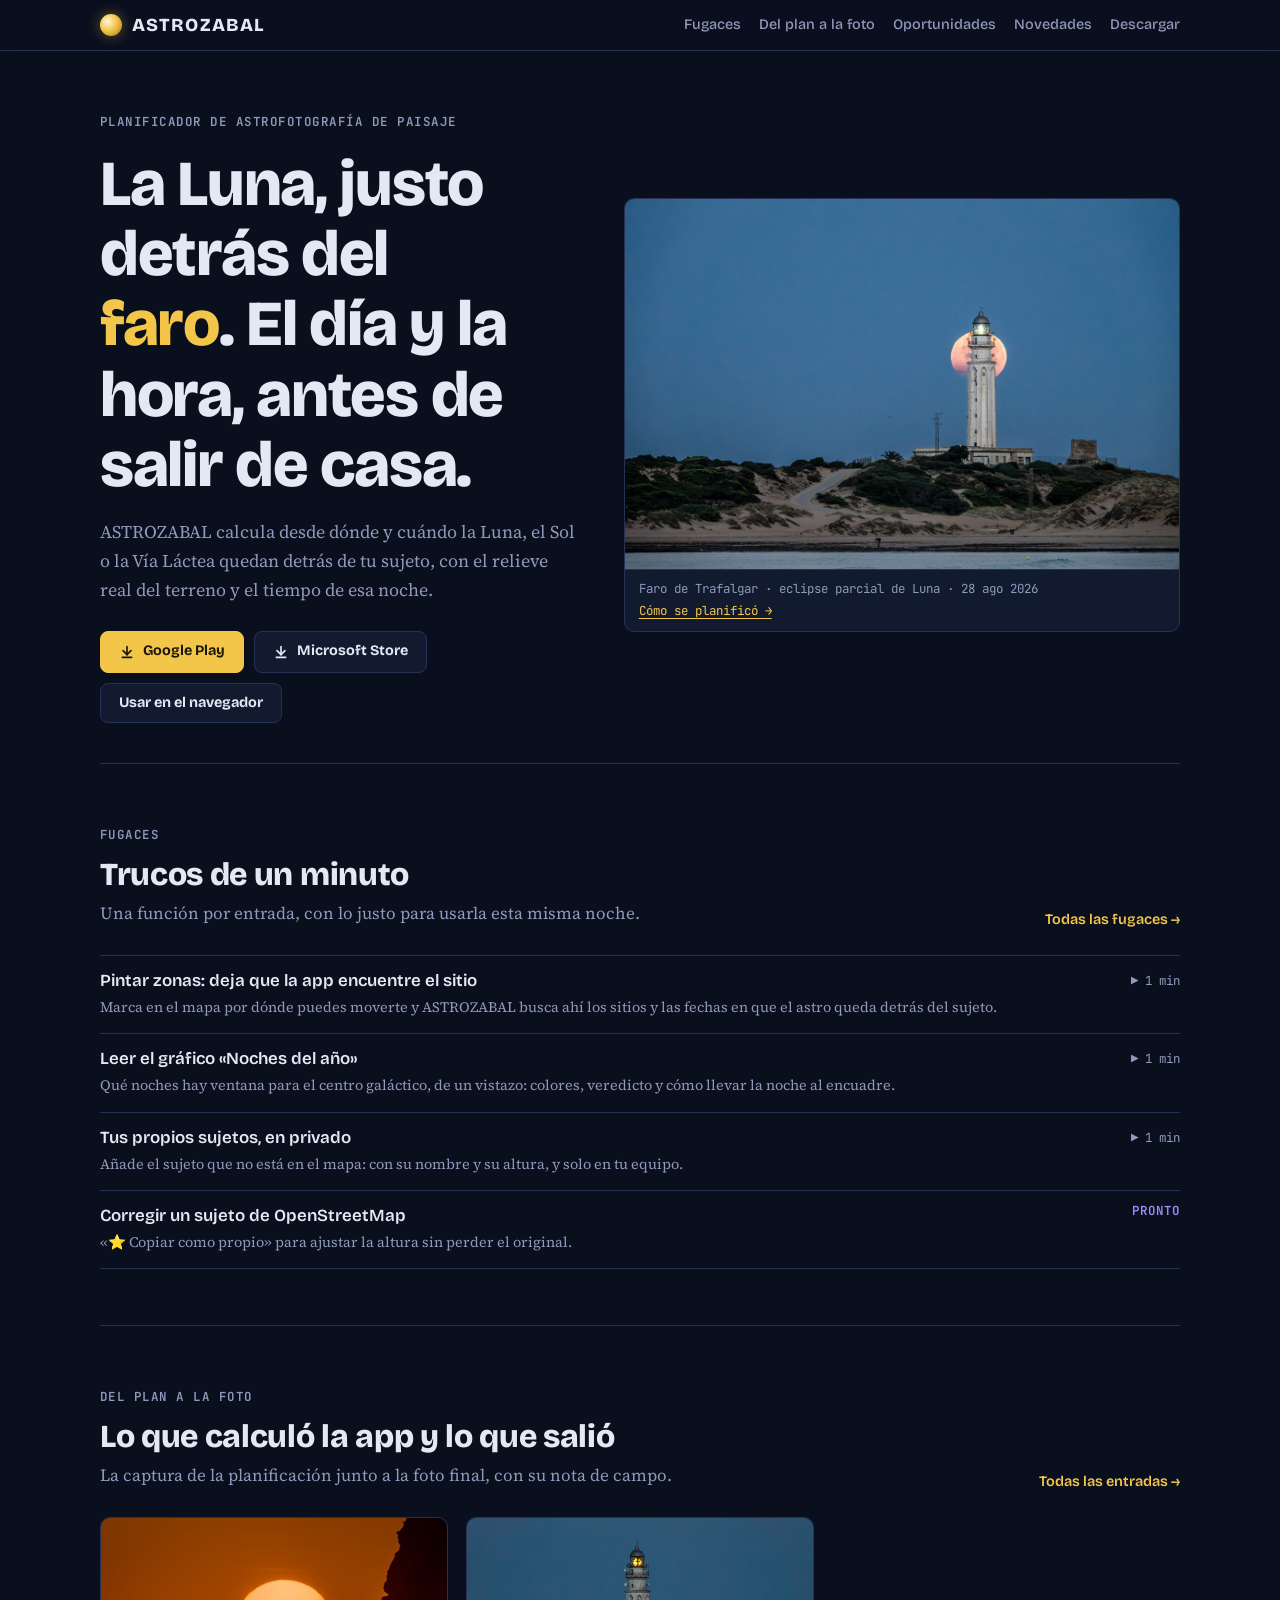
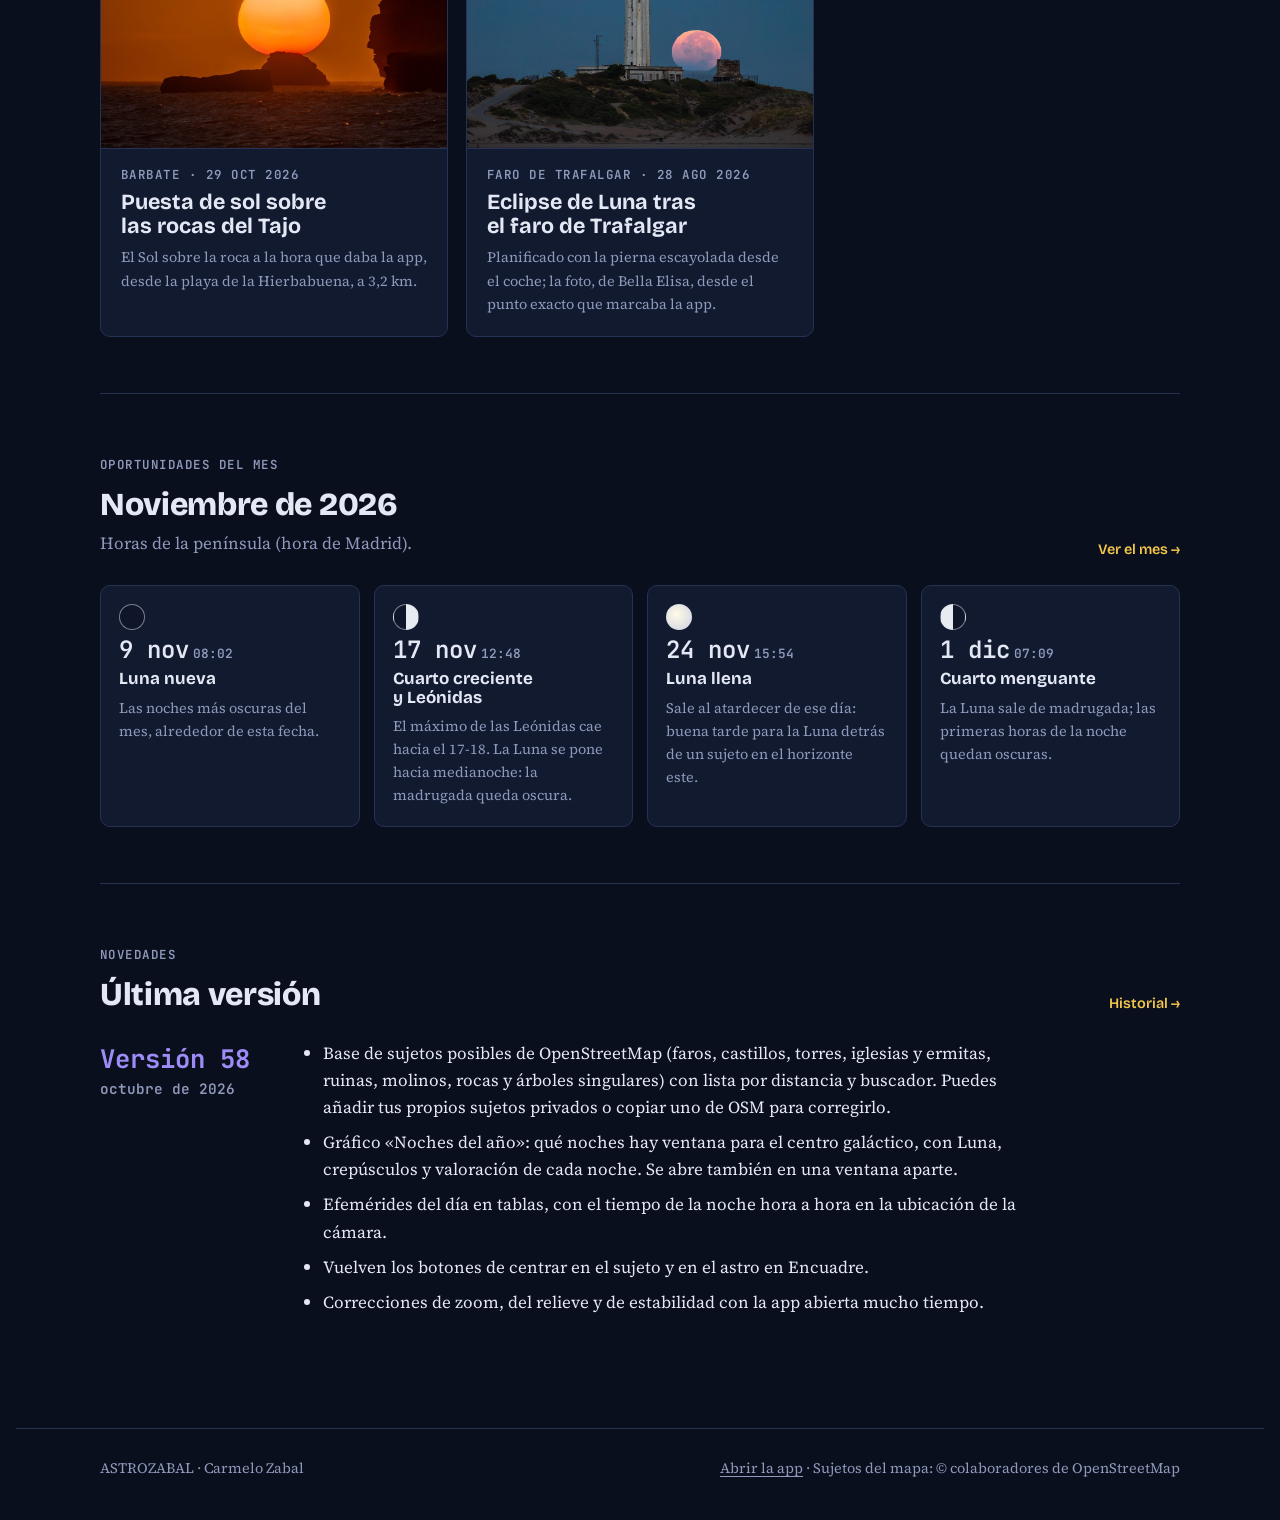
<file: index.html>
<!doctype html>
<html lang="es">
<head>
<meta charset="utf-8">
<meta name="viewport" content="width=device-width, initial-scale=1, viewport-fit=cover">
<title>ASTROZABAL</title>
<meta name="description" content="Planificador de astrofotografía de paisaje: desde dónde y cuándo la Luna, el Sol o la Vía Láctea quedan detrás de tu sujeto. Trucos, fotos planificadas con la app y oportunidades del mes.">
<meta property="og:title" content="ASTROZABAL">
<meta property="og:description" content="Planificador de astrofotografía de paisaje: desde dónde y cuándo la Luna, el Sol o la Vía Láctea quedan detrás de tu sujeto. Trucos, fotos planificadas con la app y oportunidades del mes.">
<meta property="og:image" content="https://astrozabal-web.vercel.app/img/trafalgar-linterna-1200.jpg">
<meta property="og:url" content="https://astrozabal-web.vercel.app">
<meta property="og:type" content="website">
<meta name="twitter:card" content="summary_large_image">
<link rel="icon" href="/favicon.svg" type="image/svg+xml">
<link rel="preconnect" href="https://fonts.googleapis.com">
<link rel="preconnect" href="https://fonts.gstatic.com" crossorigin>
<link rel="stylesheet" href="https://fonts.googleapis.com/css2?family=Bricolage+Grotesque:opsz,wght@12..96,500;12..96,700;12..96,800&family=Source+Serif+4:ital,opsz,wght@0,8..60,400;0,8..60,600;1,8..60,400&family=JetBrains+Mono:wght@400;600&display=swap">
<link rel="stylesheet" href="/css/estilo.css">
</head>
<body>
<header class="barra">
  <div class="ancho">
    <a class="marca" href="/"><i aria-hidden="true"></i>ASTROZABAL</a>
    <nav aria-label="Secciones">
      <a href="/fugaces">Fugaces</a>
      <a href="/plan-a-la-foto">Del plan a la foto</a>
      <a href="/oportunidades">Oportunidades</a>
      <a href="/novedades">Novedades</a>
      <a href="/#descargar">Descargar</a>
    </nav>
  </div>
</header>
<main class="ancho">
  <div class="portada">
    <div>
      <span class="etiqueta">Planificador de astrofotografía de paisaje</span>
      <h1 style="margin-top:14px">La Luna, justo detrás del <em>faro</em>. El día y la hora, antes de salir de casa.</h1>
      <p class="entradilla">ASTROZABAL calcula desde dónde y cuándo la Luna, el Sol o la Vía Láctea quedan detrás de tu sujeto, con el relieve real del terreno y el tiempo de esa noche.</p>
      <div class="botones" id="descargar">
        <a class="boton principal" href="https://play.google.com/store/apps/details?id=com.astrozabal.app"><svg width="16" height="16" viewBox="0 0 24 24" fill="none" stroke="currentColor" stroke-width="2.5" stroke-linecap="round" stroke-linejoin="round" aria-hidden="true"><path d="M12 4v12"/><path d="m6 10 6 6 6-6"/><path d="M5 20h14"/></svg>Google Play</a>
        <a class="boton" href="https://apps.microsoft.com/detail/9PGJ0QD5DCZ4"><svg width="16" height="16" viewBox="0 0 24 24" fill="none" stroke="currentColor" stroke-width="2.5" stroke-linecap="round" stroke-linejoin="round" aria-hidden="true"><path d="M12 4v12"/><path d="m6 10 6 6 6-6"/><path d="M5 20h14"/></svg>Microsoft Store</a>
        <a class="boton" href="https://astrozabal.vercel.app">Usar en el navegador</a>
      </div>
    </div>
    <figure class="marco">
      <img src="/img/trafalgar-linterna.jpg" srcset="/img/trafalgar-linterna-1200.jpg 1200w, /img/trafalgar-linterna.jpg 2400w" sizes="(max-width: 860px) 100vw, 600px" width="2400" height="1600" alt="Luna en eclipse parcial, rosada, poniéndose justo detrás de la linterna del faro de Trafalgar en la hora azul, con una persona con trípode en la orilla">
      <figcaption><span>Faro de Trafalgar · eclipse parcial de Luna · 28 ago 2026</span><span><a href="/plan-a-la-foto/faro-trafalgar-eclipse">Cómo se planificó →</a></span></figcaption>
    </figure>
  </div>

  <section>
    <div class="cab-seccion">
      <div><span class="etiqueta">Fugaces</span><h2 style="margin-top:10px">Trucos de un minuto</h2><p>Una función por entrada, con lo justo para usarla esta misma noche.</p></div>
      <a class="ver-todo" href="/fugaces">Todas las fugaces →</a>
    </div>
    <ul class="lista">
        <li><a class="titulo" href="/fugaces/pintar-zonas">Pintar zonas: deja que la app encuentre el sitio</a><span class="dato">▶ 1 min</span><p>Marca en el mapa por dónde puedes moverte y ASTROZABAL busca ahí los sitios y las fechas en que el astro queda detrás del sujeto.</p></li>
        <li><a class="titulo" href="/fugaces/noches-del-ano">Leer el gráfico «Noches del año»</a><span class="dato">▶ 1 min</span><p>Qué noches hay ventana para el centro galáctico, de un vistazo: colores, veredicto y cómo llevar la noche al encuadre.</p></li>
        <li><a class="titulo" href="/fugaces/sujetos-propios">Tus propios sujetos, en privado</a><span class="dato">▶ 1 min</span><p>Añade el sujeto que no está en el mapa: con su nombre y su altura, y solo en tu equipo.</p></li>
        <li><span class="titulo">Corregir un sujeto de OpenStreetMap</span><span class="pronto">Pronto</span><p>«⭐ Copiar como propio» para ajustar la altura sin perder el original.</p></li>
      </ul>
  </section>

  <section>
    <div class="cab-seccion">
      <div><span class="etiqueta">Del plan a la foto</span><h2 style="margin-top:10px">Lo que calculó la app y lo que salió</h2><p>La captura de la planificación junto a la foto final, con su nota de campo.</p></div>
      <a class="ver-todo" href="/plan-a-la-foto">Todas las entradas →</a>
    </div>
    <div class="tarjetas">
        <a class="tarjeta" href="/plan-a-la-foto/tajo-puesta-sol">
          <img src="/img/tajo-puesta-1200.jpg" width="1200" height="675" alt="El Sol poniéndose sobre las rocas del Tajo, en Barbate" loading="lazy">
          <div class="cuerpo"><span class="etiqueta">Barbate · 29 oct 2026</span><h3>Puesta de sol sobre las rocas del Tajo</h3><p>El Sol sobre la roca a la hora que daba la app, desde la playa de la Hierbabuena, a 3,2 km.</p></div>
        </a>
        <a class="tarjeta" href="/plan-a-la-foto/faro-trafalgar-eclipse">
          <img src="/img/trafalgar-eclipse-1200.jpg" width="1200" height="800" alt="La Luna eclipsada poniéndose junto al faro de Trafalgar" loading="lazy">
          <div class="cuerpo"><span class="etiqueta">Faro de Trafalgar · 28 ago 2026</span><h3>Eclipse de Luna tras el faro de Trafalgar</h3><p>Planificado con la pierna escayolada desde el coche; la foto, de Bella Elisa, desde el punto exacto que marcaba la app.</p></div>
        </a>
    </div>
  </section>

  <section>
    <div class="cab-seccion">
      <div><span class="etiqueta">Oportunidades del mes</span><h2 style="margin-top:10px">Noviembre de 2026</h2><p>Horas de la península (hora de Madrid).</p></div>
      <a class="ver-todo" href="/oportunidades">Ver el mes →</a>
    </div>
    <div class="calendario">
        <div class="cita"><span class="luna nueva" aria-hidden="true"></span><span class="fecha">9 nov<small>08:02</small></span><h3>Luna nueva</h3><p>Las noches más oscuras del mes, alrededor de esta fecha.</p></div>
        <div class="cita"><span class="luna creciente" aria-hidden="true"></span><span class="fecha">17 nov<small>12:48</small></span><h3>Cuarto creciente y Leónidas</h3><p>El máximo de las Leónidas cae hacia el 17-18. La Luna se pone hacia medianoche: la madrugada queda oscura.</p></div>
        <div class="cita"><span class="luna llena" aria-hidden="true"></span><span class="fecha">24 nov<small>15:54</small></span><h3>Luna llena</h3><p>Sale al atardecer de ese día: buena tarde para la Luna detrás de un sujeto en el horizonte este.</p></div>
        <div class="cita"><span class="luna menguante" aria-hidden="true"></span><span class="fecha">1 dic<small>07:09</small></span><h3>Cuarto menguante</h3><p>La Luna sale de madrugada; las primeras horas de la noche quedan oscuras.</p></div>
      </div>
  </section>

  <section>
    <div class="cab-seccion">
      <div><span class="etiqueta">Novedades</span><h2 style="margin-top:10px">Última versión</h2></div>
      <a class="ver-todo" href="/novedades">Historial →</a>
    </div>
    <div class="version">
        <div class="num"><b>Versión 58</b>octubre de 2026</div>
        <ul>
          <li>Base de sujetos posibles de OpenStreetMap (faros, castillos, torres, iglesias y ermitas, ruinas, molinos, rocas y árboles singulares) con lista por distancia y buscador. Puedes añadir tus propios sujetos privados o copiar uno de OSM para corregirlo.</li>
          <li>Gráfico «Noches del año»: qué noches hay ventana para el centro galáctico, con Luna, crepúsculos y valoración de cada noche. Se abre también en una ventana aparte.</li>
          <li>Efemérides del día en tablas, con el tiempo de la noche hora a hora en la ubicación de la cámara.</li>
          <li>Vuelven los botones de centrar en el sujeto y en el astro en Encuadre.</li>
          <li>Correcciones de zoom, del relieve y de estabilidad con la app abierta mucho tiempo.</li>
        </ul>
      </div>
  </section>
</main>
<footer>
  <div class="ancho"><span>ASTROZABAL · Carmelo Zabal</span><span><a href="https://astrozabal.vercel.app">Abrir la app</a> · Sujetos del mapa: © colaboradores de OpenStreetMap</span></div>
</footer>
</body>
</html>
</file>
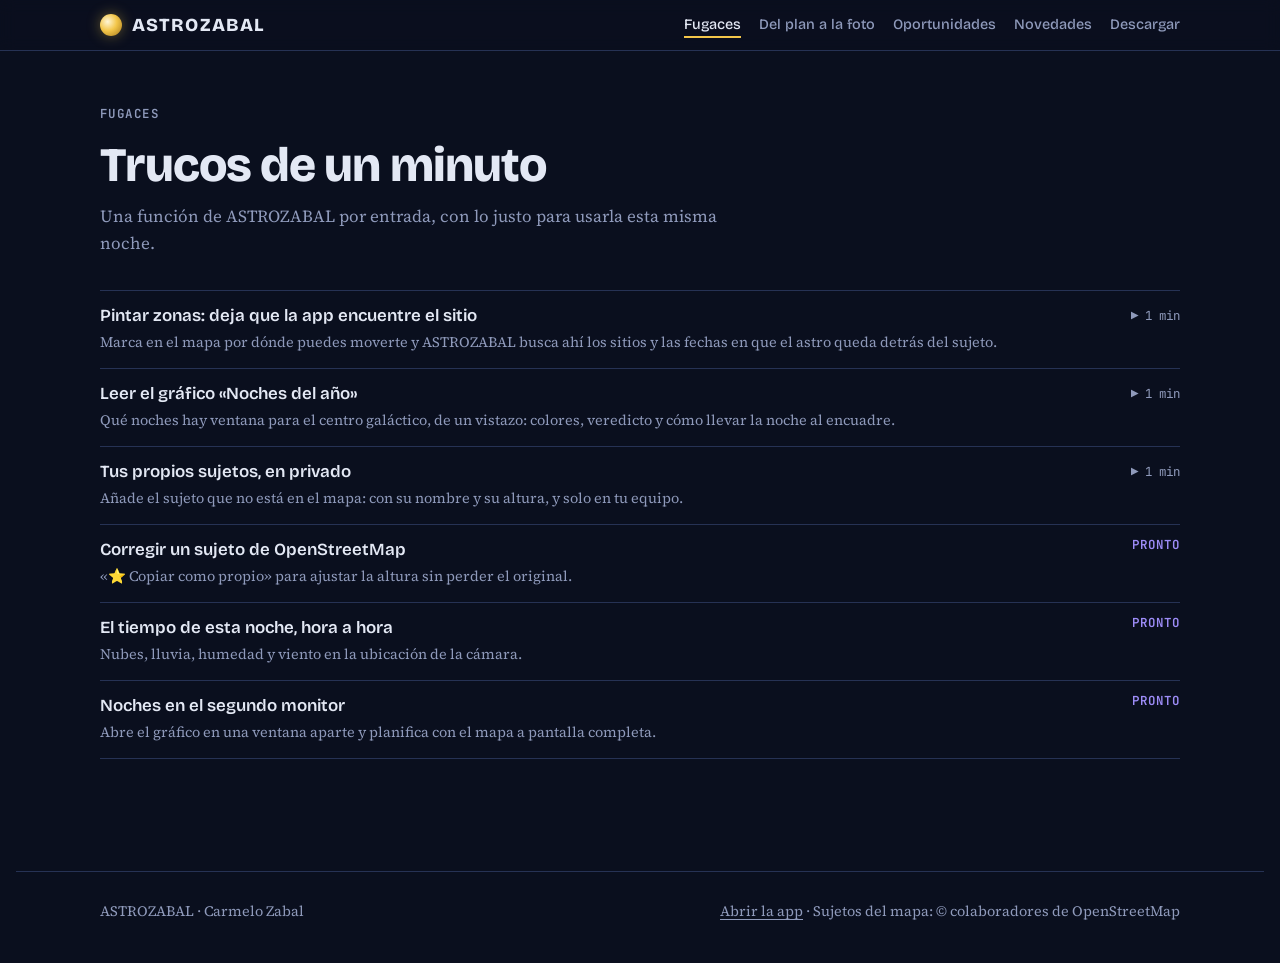
<file: fugaces/index.html>
<!doctype html>
<html lang="es">
<head>
<meta charset="utf-8">
<meta name="viewport" content="width=device-width, initial-scale=1, viewport-fit=cover">
<title>Fugaces · ASTROZABAL</title>
<meta name="description" content="Trucos de un minuto para sacar partido a ASTROZABAL.">
<meta property="og:title" content="Fugaces · ASTROZABAL">
<meta property="og:description" content="Trucos de un minuto para sacar partido a ASTROZABAL.">
<meta property="og:image" content="https://astrozabal-web.vercel.app/img/trafalgar-linterna-1200.jpg">
<meta property="og:url" content="https://astrozabal-web.vercel.app/fugaces">
<meta property="og:type" content="website">
<meta name="twitter:card" content="summary_large_image">
<link rel="icon" href="/favicon.svg" type="image/svg+xml">
<link rel="preconnect" href="https://fonts.googleapis.com">
<link rel="preconnect" href="https://fonts.gstatic.com" crossorigin>
<link rel="stylesheet" href="https://fonts.googleapis.com/css2?family=Bricolage+Grotesque:opsz,wght@12..96,500;12..96,700;12..96,800&family=Source+Serif+4:ital,opsz,wght@0,8..60,400;0,8..60,600;1,8..60,400&family=JetBrains+Mono:wght@400;600&display=swap">
<link rel="stylesheet" href="/css/estilo.css">
</head>
<body>
<header class="barra">
  <div class="ancho">
    <a class="marca" href="/"><i aria-hidden="true"></i>ASTROZABAL</a>
    <nav aria-label="Secciones">
      <a href="/fugaces" aria-current="page">Fugaces</a>
      <a href="/plan-a-la-foto">Del plan a la foto</a>
      <a href="/oportunidades">Oportunidades</a>
      <a href="/novedades">Novedades</a>
      <a href="/#descargar">Descargar</a>
    </nav>
  </div>
</header>
<main class="ancho">
  <div class="cabecera-pagina"><span class="etiqueta">Fugaces</span><h1 style="margin-top:12px">Trucos de un minuto</h1><p>Una función de ASTROZABAL por entrada, con lo justo para usarla esta misma noche.</p></div>
  <section style="border-top:0;padding-top:24px">
    <ul class="lista">
        <li><a class="titulo" href="/fugaces/pintar-zonas">Pintar zonas: deja que la app encuentre el sitio</a><span class="dato">▶ 1 min</span><p>Marca en el mapa por dónde puedes moverte y ASTROZABAL busca ahí los sitios y las fechas en que el astro queda detrás del sujeto.</p></li>
        <li><a class="titulo" href="/fugaces/noches-del-ano">Leer el gráfico «Noches del año»</a><span class="dato">▶ 1 min</span><p>Qué noches hay ventana para el centro galáctico, de un vistazo: colores, veredicto y cómo llevar la noche al encuadre.</p></li>
        <li><a class="titulo" href="/fugaces/sujetos-propios">Tus propios sujetos, en privado</a><span class="dato">▶ 1 min</span><p>Añade el sujeto que no está en el mapa: con su nombre y su altura, y solo en tu equipo.</p></li>
        <li><span class="titulo">Corregir un sujeto de OpenStreetMap</span><span class="pronto">Pronto</span><p>«⭐ Copiar como propio» para ajustar la altura sin perder el original.</p></li>
        <li><span class="titulo">El tiempo de esta noche, hora a hora</span><span class="pronto">Pronto</span><p>Nubes, lluvia, humedad y viento en la ubicación de la cámara.</p></li>
        <li><span class="titulo">Noches en el segundo monitor</span><span class="pronto">Pronto</span><p>Abre el gráfico en una ventana aparte y planifica con el mapa a pantalla completa.</p></li>
      </ul>
  </section>
</main>
<footer>
  <div class="ancho"><span>ASTROZABAL · Carmelo Zabal</span><span><a href="https://astrozabal.vercel.app">Abrir la app</a> · Sujetos del mapa: © colaboradores de OpenStreetMap</span></div>
</footer>
</body>
</html>
</file>
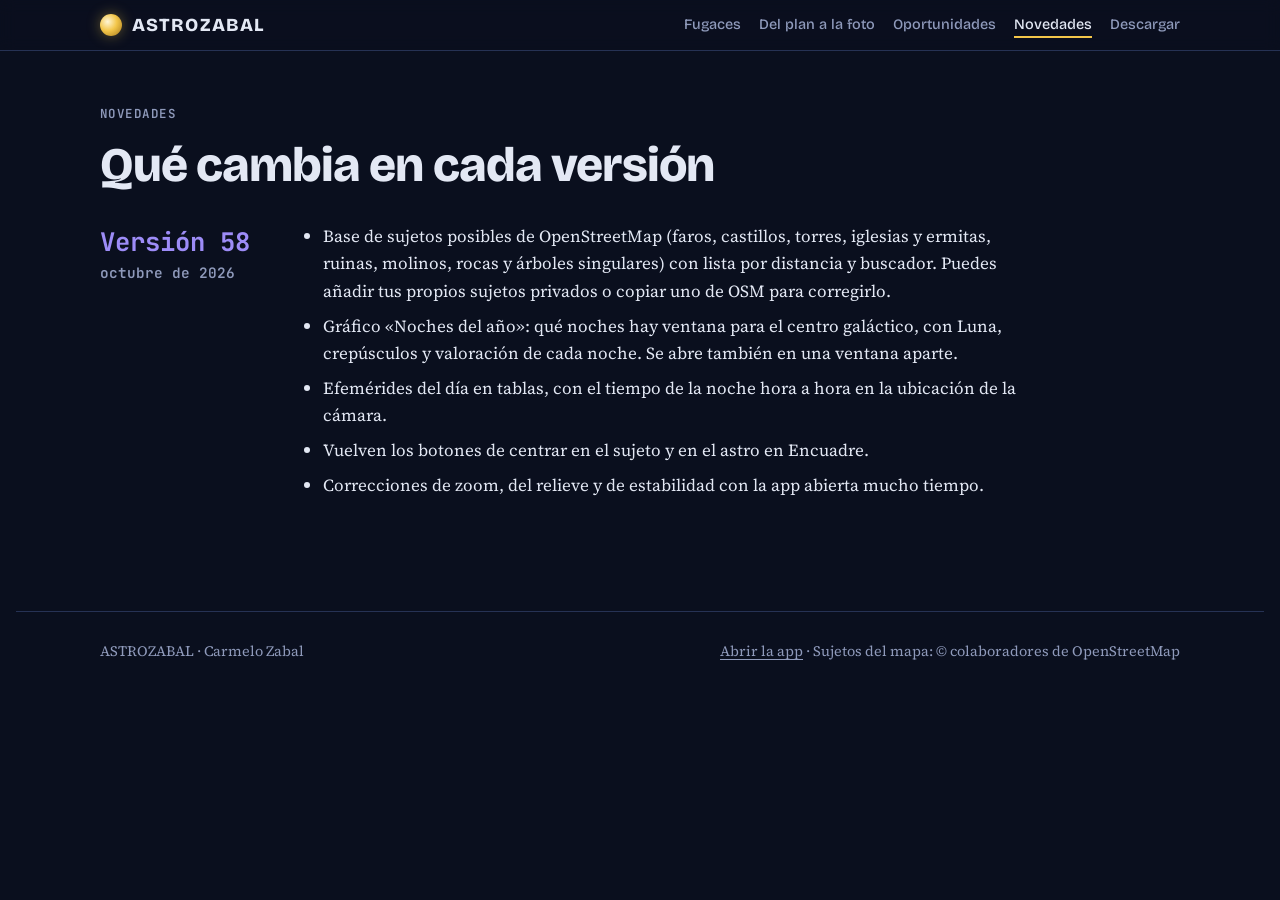
<file: novedades/index.html>
<!doctype html>
<html lang="es">
<head>
<meta charset="utf-8">
<meta name="viewport" content="width=device-width, initial-scale=1, viewport-fit=cover">
<title>Novedades · ASTROZABAL</title>
<meta name="description" content="Qué cambia en cada versión de ASTROZABAL.">
<meta property="og:title" content="Novedades · ASTROZABAL">
<meta property="og:description" content="Qué cambia en cada versión de ASTROZABAL.">
<meta property="og:image" content="https://astrozabal-web.vercel.app/img/trafalgar-linterna-1200.jpg">
<meta property="og:url" content="https://astrozabal-web.vercel.app/novedades">
<meta property="og:type" content="website">
<meta name="twitter:card" content="summary_large_image">
<link rel="icon" href="/favicon.svg" type="image/svg+xml">
<link rel="preconnect" href="https://fonts.googleapis.com">
<link rel="preconnect" href="https://fonts.gstatic.com" crossorigin>
<link rel="stylesheet" href="https://fonts.googleapis.com/css2?family=Bricolage+Grotesque:opsz,wght@12..96,500;12..96,700;12..96,800&family=Source+Serif+4:ital,opsz,wght@0,8..60,400;0,8..60,600;1,8..60,400&family=JetBrains+Mono:wght@400;600&display=swap">
<link rel="stylesheet" href="/css/estilo.css">
</head>
<body>
<header class="barra">
  <div class="ancho">
    <a class="marca" href="/"><i aria-hidden="true"></i>ASTROZABAL</a>
    <nav aria-label="Secciones">
      <a href="/fugaces">Fugaces</a>
      <a href="/plan-a-la-foto">Del plan a la foto</a>
      <a href="/oportunidades">Oportunidades</a>
      <a href="/novedades" aria-current="page">Novedades</a>
      <a href="/#descargar">Descargar</a>
    </nav>
  </div>
</header>
<main class="ancho">
  <div class="cabecera-pagina"><span class="etiqueta">Novedades</span><h1 style="margin-top:12px">Qué cambia en cada versión</h1></div>
  <section style="border-top:0;padding-top:24px">
    <div class="version">
        <div class="num"><b>Versión 58</b>octubre de 2026</div>
        <ul>
          <li>Base de sujetos posibles de OpenStreetMap (faros, castillos, torres, iglesias y ermitas, ruinas, molinos, rocas y árboles singulares) con lista por distancia y buscador. Puedes añadir tus propios sujetos privados o copiar uno de OSM para corregirlo.</li>
          <li>Gráfico «Noches del año»: qué noches hay ventana para el centro galáctico, con Luna, crepúsculos y valoración de cada noche. Se abre también en una ventana aparte.</li>
          <li>Efemérides del día en tablas, con el tiempo de la noche hora a hora en la ubicación de la cámara.</li>
          <li>Vuelven los botones de centrar en el sujeto y en el astro en Encuadre.</li>
          <li>Correcciones de zoom, del relieve y de estabilidad con la app abierta mucho tiempo.</li>
        </ul>
      </div>
  </section>
</main>
<footer>
  <div class="ancho"><span>ASTROZABAL · Carmelo Zabal</span><span><a href="https://astrozabal.vercel.app">Abrir la app</a> · Sujetos del mapa: © colaboradores de OpenStreetMap</span></div>
</footer>
</body>
</html>
</file>
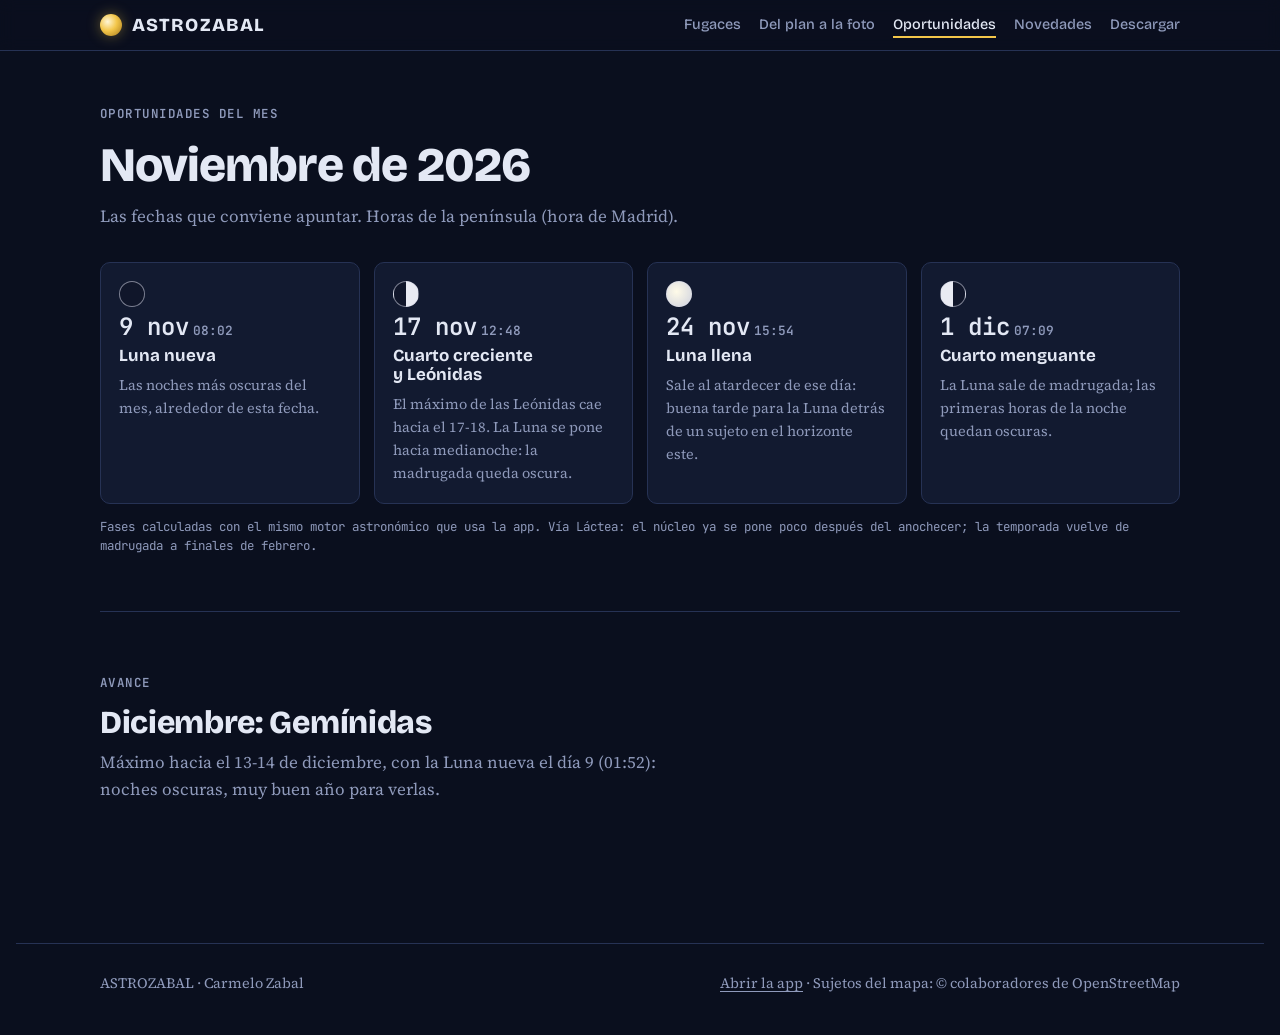
<file: oportunidades/index.html>
<!doctype html>
<html lang="es">
<head>
<meta charset="utf-8">
<meta name="viewport" content="width=device-width, initial-scale=1, viewport-fit=cover">
<title>Oportunidades de noviembre · ASTROZABAL</title>
<meta name="description" content="Fechas para apuntar en noviembre de 2026: fases de la Luna, Leónidas y avance de las Gemínidas.">
<meta property="og:title" content="Oportunidades de noviembre · ASTROZABAL">
<meta property="og:description" content="Fechas para apuntar en noviembre de 2026: fases de la Luna, Leónidas y avance de las Gemínidas.">
<meta property="og:image" content="https://astrozabal-web.vercel.app/img/trafalgar-linterna-1200.jpg">
<meta property="og:url" content="https://astrozabal-web.vercel.app/oportunidades">
<meta property="og:type" content="website">
<meta name="twitter:card" content="summary_large_image">
<link rel="icon" href="/favicon.svg" type="image/svg+xml">
<link rel="preconnect" href="https://fonts.googleapis.com">
<link rel="preconnect" href="https://fonts.gstatic.com" crossorigin>
<link rel="stylesheet" href="https://fonts.googleapis.com/css2?family=Bricolage+Grotesque:opsz,wght@12..96,500;12..96,700;12..96,800&family=Source+Serif+4:ital,opsz,wght@0,8..60,400;0,8..60,600;1,8..60,400&family=JetBrains+Mono:wght@400;600&display=swap">
<link rel="stylesheet" href="/css/estilo.css">
</head>
<body>
<header class="barra">
  <div class="ancho">
    <a class="marca" href="/"><i aria-hidden="true"></i>ASTROZABAL</a>
    <nav aria-label="Secciones">
      <a href="/fugaces">Fugaces</a>
      <a href="/plan-a-la-foto">Del plan a la foto</a>
      <a href="/oportunidades" aria-current="page">Oportunidades</a>
      <a href="/novedades">Novedades</a>
      <a href="/#descargar">Descargar</a>
    </nav>
  </div>
</header>
<main class="ancho">
  <div class="cabecera-pagina"><span class="etiqueta">Oportunidades del mes</span><h1 style="margin-top:12px">Noviembre de 2026</h1><p>Las fechas que conviene apuntar. Horas de la península (hora de Madrid).</p></div>
  <section style="border-top:0;padding-top:24px">
    <div class="calendario">
        <div class="cita"><span class="luna nueva" aria-hidden="true"></span><span class="fecha">9 nov<small>08:02</small></span><h3>Luna nueva</h3><p>Las noches más oscuras del mes, alrededor de esta fecha.</p></div>
        <div class="cita"><span class="luna creciente" aria-hidden="true"></span><span class="fecha">17 nov<small>12:48</small></span><h3>Cuarto creciente y Leónidas</h3><p>El máximo de las Leónidas cae hacia el 17-18. La Luna se pone hacia medianoche: la madrugada queda oscura.</p></div>
        <div class="cita"><span class="luna llena" aria-hidden="true"></span><span class="fecha">24 nov<small>15:54</small></span><h3>Luna llena</h3><p>Sale al atardecer de ese día: buena tarde para la Luna detrás de un sujeto en el horizonte este.</p></div>
        <div class="cita"><span class="luna menguante" aria-hidden="true"></span><span class="fecha">1 dic<small>07:09</small></span><h3>Cuarto menguante</h3><p>La Luna sale de madrugada; las primeras horas de la noche quedan oscuras.</p></div>
      </div>
    <p class="nota-calc">Fases calculadas con el mismo motor astronómico que usa la app. Vía Láctea: el núcleo ya se pone poco después del anochecer; la temporada vuelve de madrugada a finales de febrero.</p>
  </section>
  <section>
    <div class="cab-seccion"><div><span class="etiqueta">Avance</span><h2 style="margin-top:10px">Diciembre: Gemínidas</h2><p>Máximo hacia el 13-14 de diciembre, con la Luna nueva el día 9 (01:52): noches oscuras, muy buen año para verlas.</p></div></div>
  </section>
</main>
<footer>
  <div class="ancho"><span>ASTROZABAL · Carmelo Zabal</span><span><a href="https://astrozabal.vercel.app">Abrir la app</a> · Sujetos del mapa: © colaboradores de OpenStreetMap</span></div>
</footer>
</body>
</html>
</file>
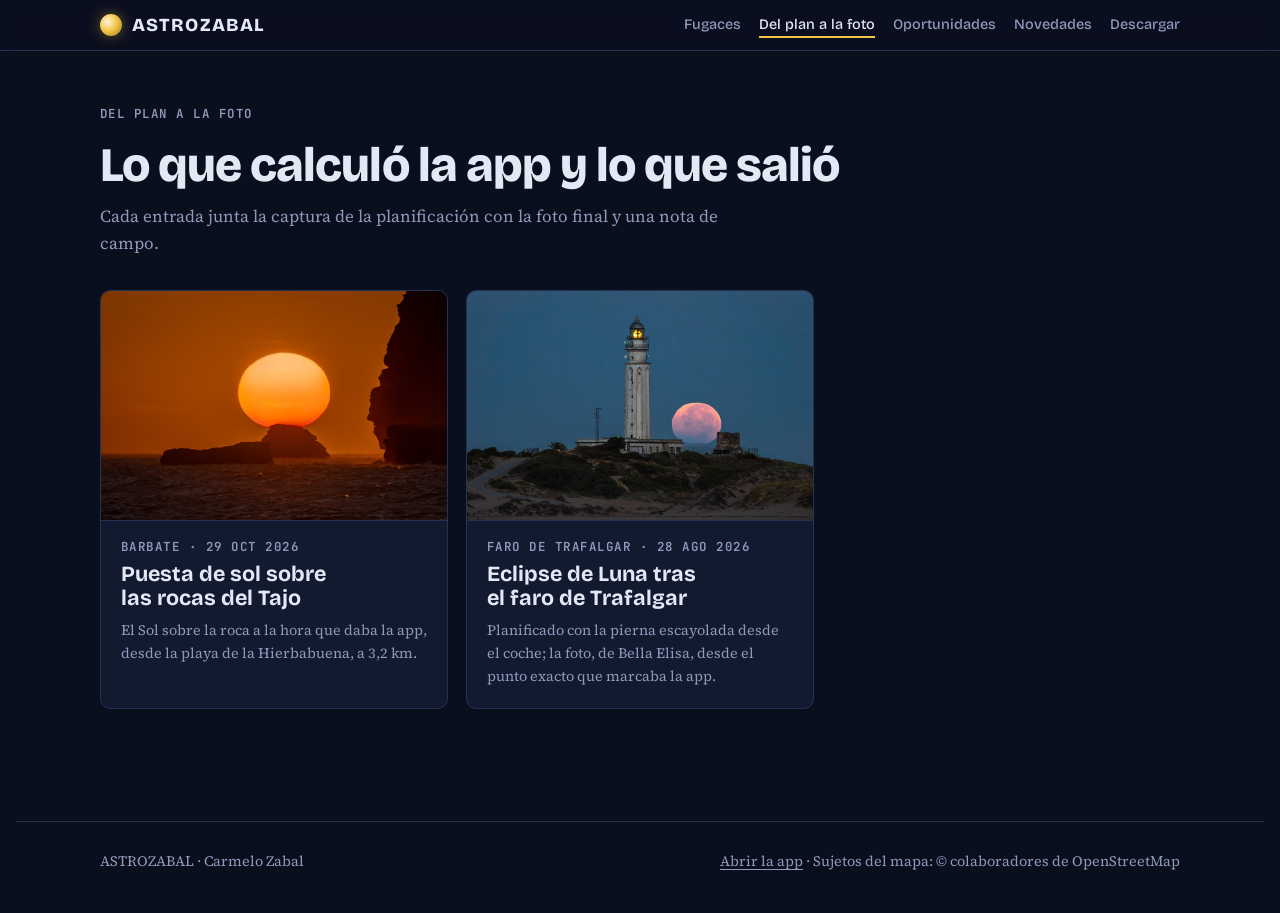
<file: plan-a-la-foto/index.html>
<!doctype html>
<html lang="es">
<head>
<meta charset="utf-8">
<meta name="viewport" content="width=device-width, initial-scale=1, viewport-fit=cover">
<title>Del plan a la foto · ASTROZABAL</title>
<meta name="description" content="Fotos planificadas con ASTROZABAL: la captura del plan junto a la foto final y su nota de campo.">
<meta property="og:title" content="Del plan a la foto · ASTROZABAL">
<meta property="og:description" content="Fotos planificadas con ASTROZABAL: la captura del plan junto a la foto final y su nota de campo.">
<meta property="og:image" content="https://astrozabal-web.vercel.app/img/trafalgar-eclipse-1200.jpg">
<meta property="og:url" content="https://astrozabal-web.vercel.app/plan-a-la-foto">
<meta property="og:type" content="website">
<meta name="twitter:card" content="summary_large_image">
<link rel="icon" href="/favicon.svg" type="image/svg+xml">
<link rel="preconnect" href="https://fonts.googleapis.com">
<link rel="preconnect" href="https://fonts.gstatic.com" crossorigin>
<link rel="stylesheet" href="https://fonts.googleapis.com/css2?family=Bricolage+Grotesque:opsz,wght@12..96,500;12..96,700;12..96,800&family=Source+Serif+4:ital,opsz,wght@0,8..60,400;0,8..60,600;1,8..60,400&family=JetBrains+Mono:wght@400;600&display=swap">
<link rel="stylesheet" href="/css/estilo.css">
</head>
<body>
<header class="barra">
  <div class="ancho">
    <a class="marca" href="/"><i aria-hidden="true"></i>ASTROZABAL</a>
    <nav aria-label="Secciones">
      <a href="/fugaces">Fugaces</a>
      <a href="/plan-a-la-foto" aria-current="page">Del plan a la foto</a>
      <a href="/oportunidades">Oportunidades</a>
      <a href="/novedades">Novedades</a>
      <a href="/#descargar">Descargar</a>
    </nav>
  </div>
</header>
<main class="ancho">
  <div class="cabecera-pagina"><span class="etiqueta">Del plan a la foto</span><h1 style="margin-top:12px">Lo que calculó la app y lo que salió</h1><p>Cada entrada junta la captura de la planificación con la foto final y una nota de campo.</p></div>
  <section style="border-top:0;padding-top:24px">
    <div class="tarjetas">
        <a class="tarjeta" href="/plan-a-la-foto/tajo-puesta-sol">
          <img src="/img/tajo-puesta-1200.jpg" width="1200" height="675" alt="El Sol poniéndose sobre las rocas del Tajo, en Barbate" loading="lazy">
          <div class="cuerpo"><span class="etiqueta">Barbate · 29 oct 2026</span><h3>Puesta de sol sobre las rocas del Tajo</h3><p>El Sol sobre la roca a la hora que daba la app, desde la playa de la Hierbabuena, a 3,2 km.</p></div>
        </a>
        <a class="tarjeta" href="/plan-a-la-foto/faro-trafalgar-eclipse">
          <img src="/img/trafalgar-eclipse-1200.jpg" width="1200" height="800" alt="La Luna eclipsada poniéndose junto al faro de Trafalgar" loading="lazy">
          <div class="cuerpo"><span class="etiqueta">Faro de Trafalgar · 28 ago 2026</span><h3>Eclipse de Luna tras el faro de Trafalgar</h3><p>Planificado con la pierna escayolada desde el coche; la foto, de Bella Elisa, desde el punto exacto que marcaba la app.</p></div>
        </a>
    </div>
  </section>
</main>
<footer>
  <div class="ancho"><span>ASTROZABAL · Carmelo Zabal</span><span><a href="https://astrozabal.vercel.app">Abrir la app</a> · Sujetos del mapa: © colaboradores de OpenStreetMap</span></div>
</footer>
</body>
</html>
</file>
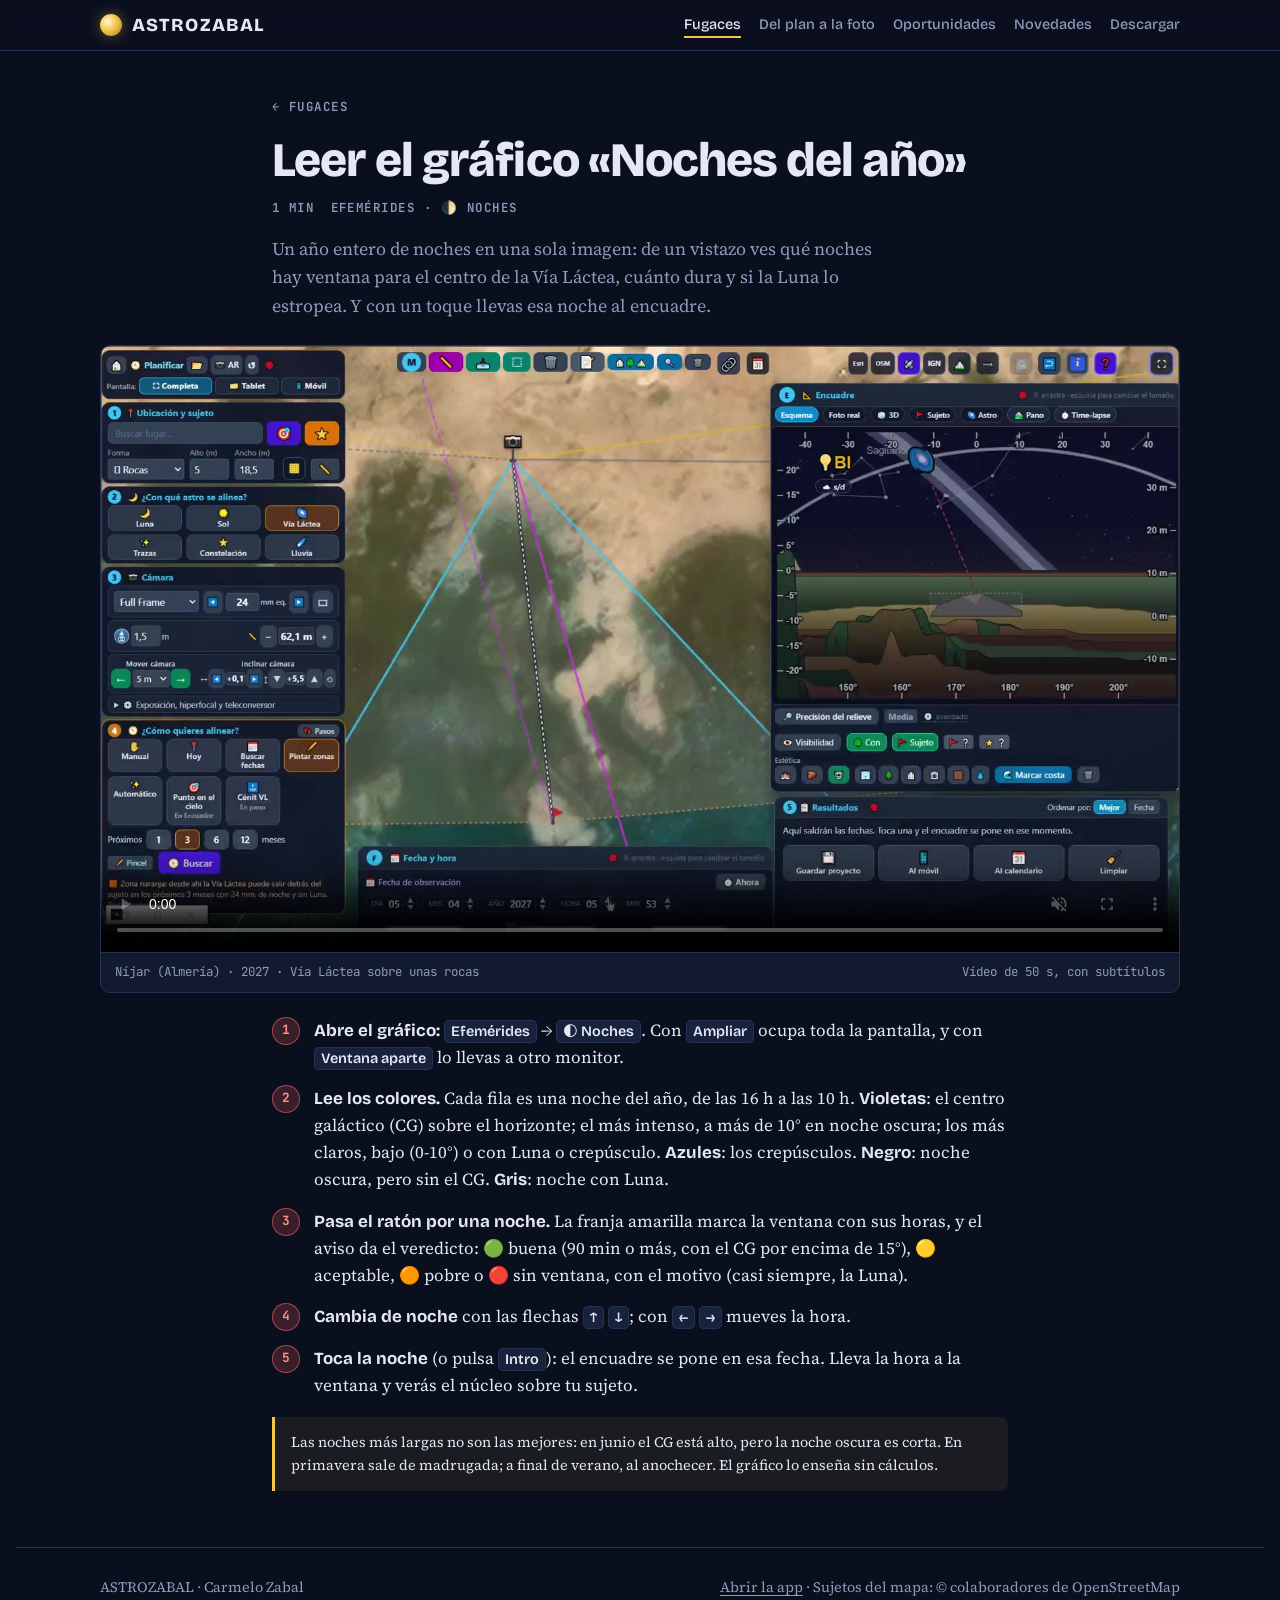
<file: fugaces/noches-del-ano.html>
<!doctype html>
<html lang="es">
<head>
<meta charset="utf-8">
<meta name="viewport" content="width=device-width, initial-scale=1, viewport-fit=cover">
<title>Noches del año · ASTROZABAL</title>
<meta name="description" content="Cómo leer el gráfico «Noches del año» de ASTROZABAL: qué noches hay ventana para el centro galáctico y cómo llevarla al encuadre.">
<meta property="og:title" content="Noches del año · ASTROZABAL">
<meta property="og:description" content="Cómo leer el gráfico «Noches del año» de ASTROZABAL: qué noches hay ventana para el centro galáctico y cómo llevarla al encuadre.">
<meta property="og:image" content="https://astrozabal-web.vercel.app/video/noches-del-ano.jpg">
<meta property="og:url" content="https://astrozabal-web.vercel.app/fugaces/noches-del-ano">
<meta property="og:type" content="website">
<meta name="twitter:card" content="summary_large_image">
<link rel="icon" href="/favicon.svg" type="image/svg+xml">
<link rel="preconnect" href="https://fonts.googleapis.com">
<link rel="preconnect" href="https://fonts.gstatic.com" crossorigin>
<link rel="stylesheet" href="https://fonts.googleapis.com/css2?family=Bricolage+Grotesque:opsz,wght@12..96,500;12..96,700;12..96,800&family=Source+Serif+4:ital,opsz,wght@0,8..60,400;0,8..60,600;1,8..60,400&family=JetBrains+Mono:wght@400;600&display=swap">
<link rel="stylesheet" href="/css/estilo.css">
</head>
<body>
<header class="barra">
  <div class="ancho">
    <a class="marca" href="/"><i aria-hidden="true"></i>ASTROZABAL</a>
    <nav aria-label="Secciones">
      <a href="/fugaces" aria-current="page">Fugaces</a>
      <a href="/plan-a-la-foto">Del plan a la foto</a>
      <a href="/oportunidades">Oportunidades</a>
      <a href="/novedades">Novedades</a>
      <a href="/#descargar">Descargar</a>
    </nav>
  </div>
</header>
<main class="articulo">
  <div class="migas etiqueta"><a href="/fugaces">← Fugaces</a></div>
  <h1>Leer el gráfico «Noches del año»</h1>
  <div class="meta"><span class="etiqueta">1 min</span><span class="etiqueta">Efemérides · 🌓 Noches</span></div>
  <p class="entradilla">Un año entero de noches en una sola imagen: de un vistazo ves qué noches hay ventana para el centro de la Vía Láctea, cuánto dura y si la Luna lo estropea. Y con un toque llevas esa noche al encuadre.</p>
  <figure class="marco ancha">
    <video src="/video/noches-del-ano.mp4" poster="/video/noches-del-ano.jpg" width="1600" height="900" autoplay muted loop playsinline controls preload="metadata">
      <track kind="subtitles" srclang="es" label="Español" src="/video/noches-del-ano.vtt" default>
    </video>
    <figcaption><span>Níjar (Almería) · 2027 · Vía Láctea sobre unas rocas</span><span>Vídeo de 50 s, con subtítulos</span></figcaption>
  </figure>
  <ol class="pasos">
    <li><span><b>Abre el gráfico:</b> <span class="ui">Efemérides</span> → <span class="ui">🌓 Noches</span>. Con <span class="ui">Ampliar</span> ocupa toda la pantalla, y con <span class="ui">Ventana aparte</span> lo llevas a otro monitor.</span></li>
    <li><span><b>Lee los colores.</b> Cada fila es una noche del año, de las 16 h a las 10 h. <b>Violetas</b>: el centro galáctico (CG) sobre el horizonte; el más intenso, a más de 10° en noche oscura; los más claros, bajo (0-10°) o con Luna o crepúsculo. <b>Azules</b>: los crepúsculos. <b>Negro</b>: noche oscura, pero sin el CG. <b>Gris</b>: noche con Luna.</span></li>
    <li><span><b>Pasa el ratón por una noche.</b> La franja amarilla marca la ventana con sus horas, y el aviso da el veredicto: 🟢 buena (90 min o más, con el CG por encima de 15°), 🟡 aceptable, 🟠 pobre o 🔴 sin ventana, con el motivo (casi siempre, la Luna).</span></li>
    <li><span><b>Cambia de noche</b> con las flechas <span class="ui">↑</span> <span class="ui">↓</span>; con <span class="ui">←</span> <span class="ui">→</span> mueves la hora.</span></li>
    <li><span><b>Toca la noche</b> (o pulsa <span class="ui">Intro</span>): el encuadre se pone en esa fecha. Lleva la hora a la ventana y verás el núcleo sobre tu sujeto.</span></li>
  </ol>
  <p class="consejo">Las noches más largas no son las mejores: en junio el CG está alto, pero la noche oscura es corta. En primavera sale de madrugada; a final de verano, al anochecer. El gráfico lo enseña sin cálculos.</p>
</main>
<footer>
  <div class="ancho"><span>ASTROZABAL · Carmelo Zabal</span><span><a href="https://astrozabal.vercel.app">Abrir la app</a> · Sujetos del mapa: © colaboradores de OpenStreetMap</span></div>
</footer>
</body>
</html>
</file>
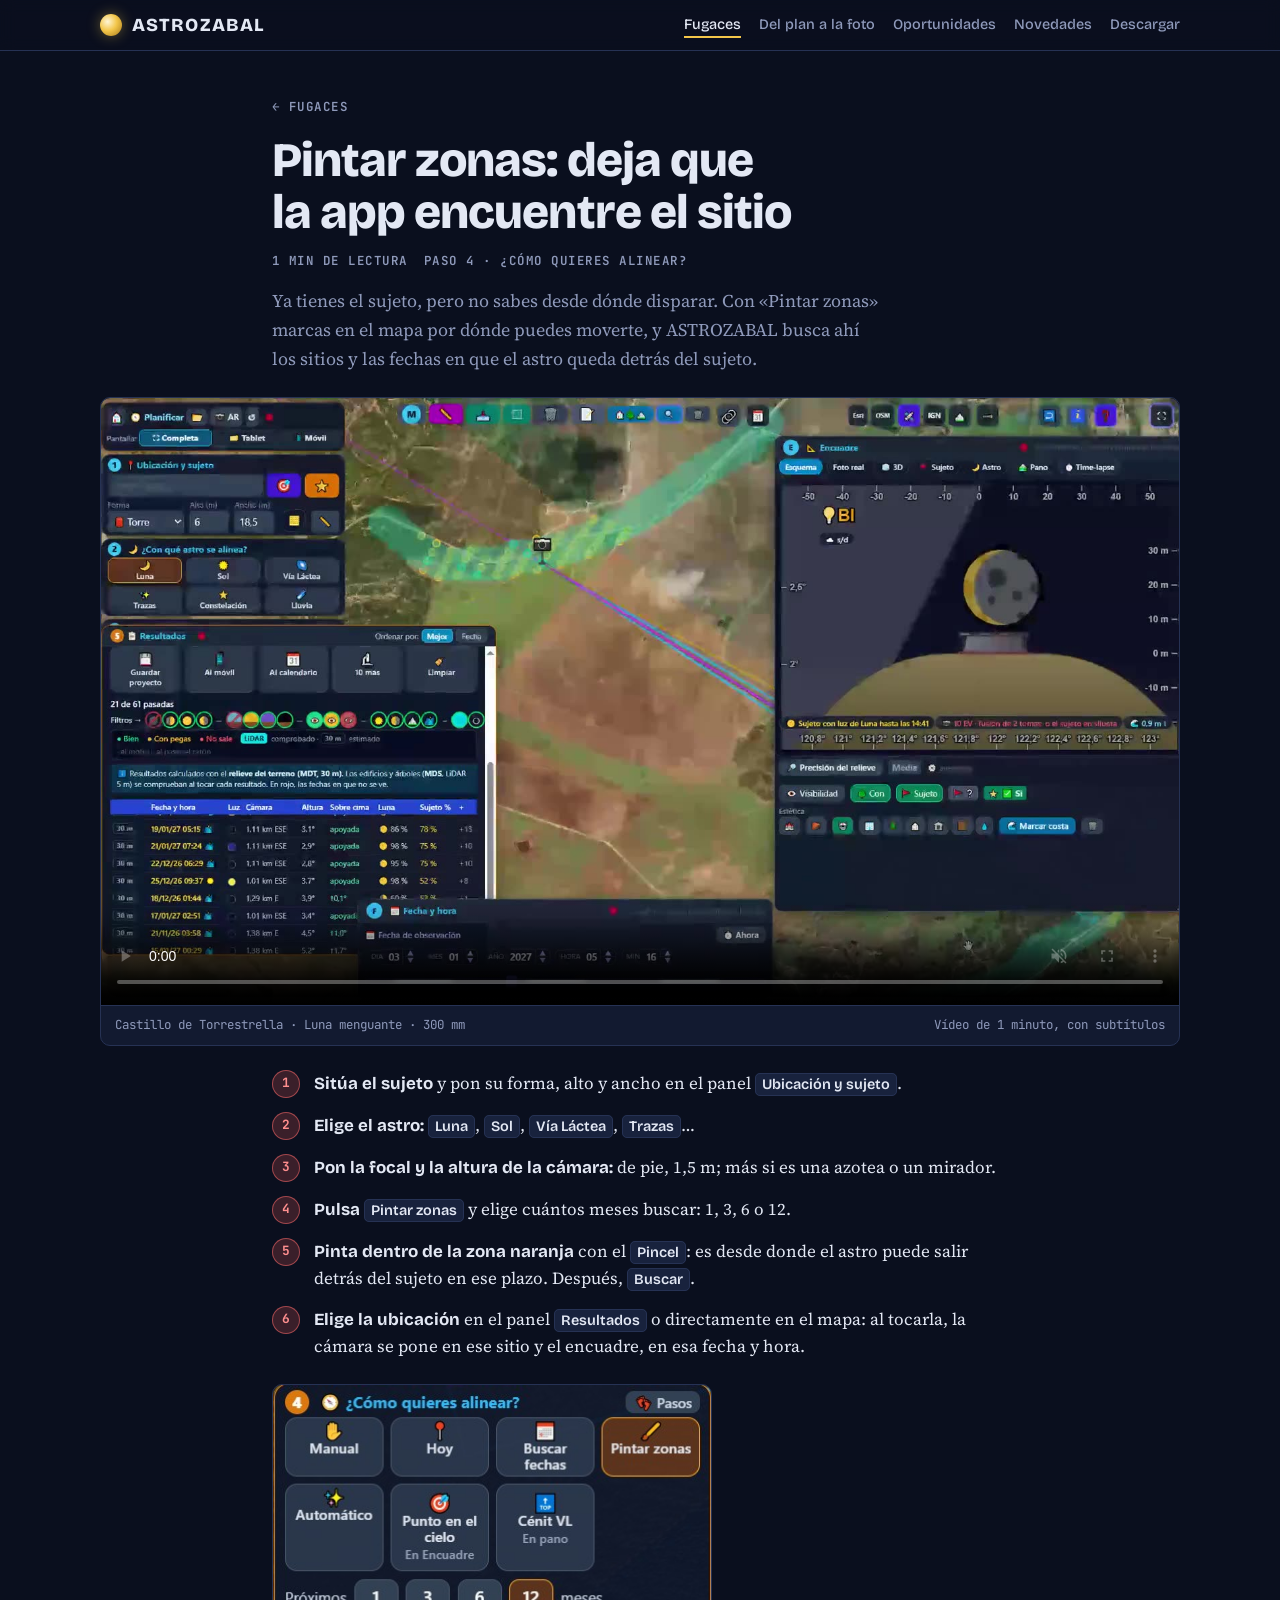
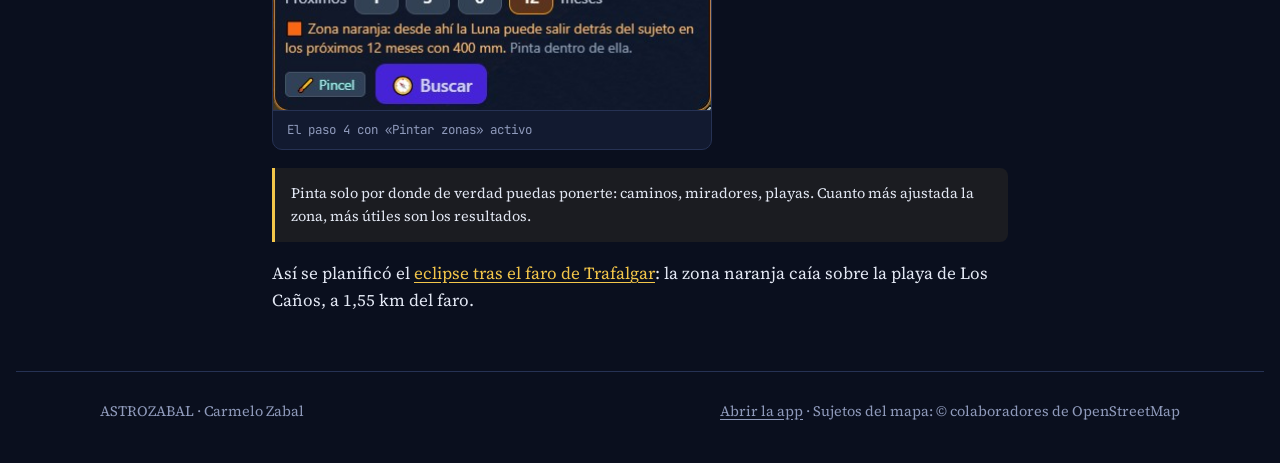
<file: fugaces/pintar-zonas.html>
<!doctype html>
<html lang="es">
<head>
<meta charset="utf-8">
<meta name="viewport" content="width=device-width, initial-scale=1, viewport-fit=cover">
<title>Pintar zonas · ASTROZABAL</title>
<meta name="description" content="Marca en el mapa por dónde puedes moverte y ASTROZABAL busca ahí los sitios y las fechas en que el astro queda detrás del sujeto.">
<meta property="og:title" content="Pintar zonas · ASTROZABAL">
<meta property="og:description" content="Marca en el mapa por dónde puedes moverte y ASTROZABAL busca ahí los sitios y las fechas en que el astro queda detrás del sujeto.">
<meta property="og:image" content="https://astrozabal-web.vercel.app/video/pintar-zonas.jpg">
<meta property="og:url" content="https://astrozabal-web.vercel.app/fugaces/pintar-zonas">
<meta property="og:type" content="website">
<meta name="twitter:card" content="summary_large_image">
<link rel="icon" href="/favicon.svg" type="image/svg+xml">
<link rel="preconnect" href="https://fonts.googleapis.com">
<link rel="preconnect" href="https://fonts.gstatic.com" crossorigin>
<link rel="stylesheet" href="https://fonts.googleapis.com/css2?family=Bricolage+Grotesque:opsz,wght@12..96,500;12..96,700;12..96,800&family=Source+Serif+4:ital,opsz,wght@0,8..60,400;0,8..60,600;1,8..60,400&family=JetBrains+Mono:wght@400;600&display=swap">
<link rel="stylesheet" href="/css/estilo.css">
</head>
<body>
<header class="barra">
  <div class="ancho">
    <a class="marca" href="/"><i aria-hidden="true"></i>ASTROZABAL</a>
    <nav aria-label="Secciones">
      <a href="/fugaces" aria-current="page">Fugaces</a>
      <a href="/plan-a-la-foto">Del plan a la foto</a>
      <a href="/oportunidades">Oportunidades</a>
      <a href="/novedades">Novedades</a>
      <a href="/#descargar">Descargar</a>
    </nav>
  </div>
</header>
<main class="articulo">
  <div class="migas etiqueta"><a href="/fugaces">← Fugaces</a></div>
  <h1>Pintar zonas: deja que la app encuentre el sitio</h1>
  <div class="meta"><span class="etiqueta">1 min de lectura</span><span class="etiqueta">Paso 4 · ¿Cómo quieres alinear?</span></div>
  <p class="entradilla">Ya tienes el sujeto, pero no sabes desde dónde disparar. Con «Pintar zonas» marcas en el mapa por dónde puedes moverte, y ASTROZABAL busca ahí los sitios y las fechas en que el astro queda detrás del sujeto.</p>
  <figure class="marco ancha">
    <video src="/video/pintar-zonas.mp4" poster="/video/pintar-zonas.jpg" width="1600" height="900" autoplay muted loop playsinline controls preload="metadata">
      <track kind="subtitles" srclang="es" label="Español" src="/video/pintar-zonas.vtt" default>
    </video>
    <figcaption><span>Castillo de Torrestrella · Luna menguante · 300 mm</span><span>Vídeo de 1 minuto, con subtítulos</span></figcaption>
  </figure>
  <ol class="pasos">
    <li><span><b>Sitúa el sujeto</b> y pon su forma, alto y ancho en el panel <span class="ui">Ubicación y sujeto</span>.</span></li>
    <li><span><b>Elige el astro:</b> <span class="ui">Luna</span>, <span class="ui">Sol</span>, <span class="ui">Vía Láctea</span>, <span class="ui">Trazas</span>…</span></li>
    <li><span><b>Pon la focal y la altura de la cámara:</b> de pie, 1,5 m; más si es una azotea o un mirador.</span></li>
    <li><span><b>Pulsa <span class="ui">Pintar zonas</span></b> y elige cuántos meses buscar: 1, 3, 6 o 12.</span></li>
    <li><span><b>Pinta dentro de la zona naranja</b> con el <span class="ui">Pincel</span>: es desde donde el astro puede salir detrás del sujeto en ese plazo. Después, <span class="ui">Buscar</span>.</span></li>
    <li><span><b>Elige la ubicación</b> en el panel <span class="ui">Resultados</span> o directamente en el mapa: al tocarla, la cámara se pone en ese sitio y el encuadre, en esa fecha y hora.</span></li>
  </ol>
  <figure class="marco captura">
    <img src="/img/fugaz-pintar-zonas.jpg" width="436" height="323" alt="Panel «¿Cómo quieres alinear?» de ASTROZABAL con «Pintar zonas» activo, 12 meses y el aviso de la zona naranja para la Luna con 400 mm" loading="lazy">
    <figcaption><span>El paso 4 con «Pintar zonas» activo</span></figcaption>
  </figure>
  <p class="consejo">Pinta solo por donde de verdad puedas ponerte: caminos, miradores, playas. Cuanto más ajustada la zona, más útiles son los resultados.</p>
  <p>Así se planificó el <a href="/plan-a-la-foto/faro-trafalgar-eclipse">eclipse tras el faro de Trafalgar</a>: la zona naranja caía sobre la playa de Los Caños, a 1,55 km del faro.</p>
</main>
<footer>
  <div class="ancho"><span>ASTROZABAL · Carmelo Zabal</span><span><a href="https://astrozabal.vercel.app">Abrir la app</a> · Sujetos del mapa: © colaboradores de OpenStreetMap</span></div>
</footer>
</body>
</html>
</file>
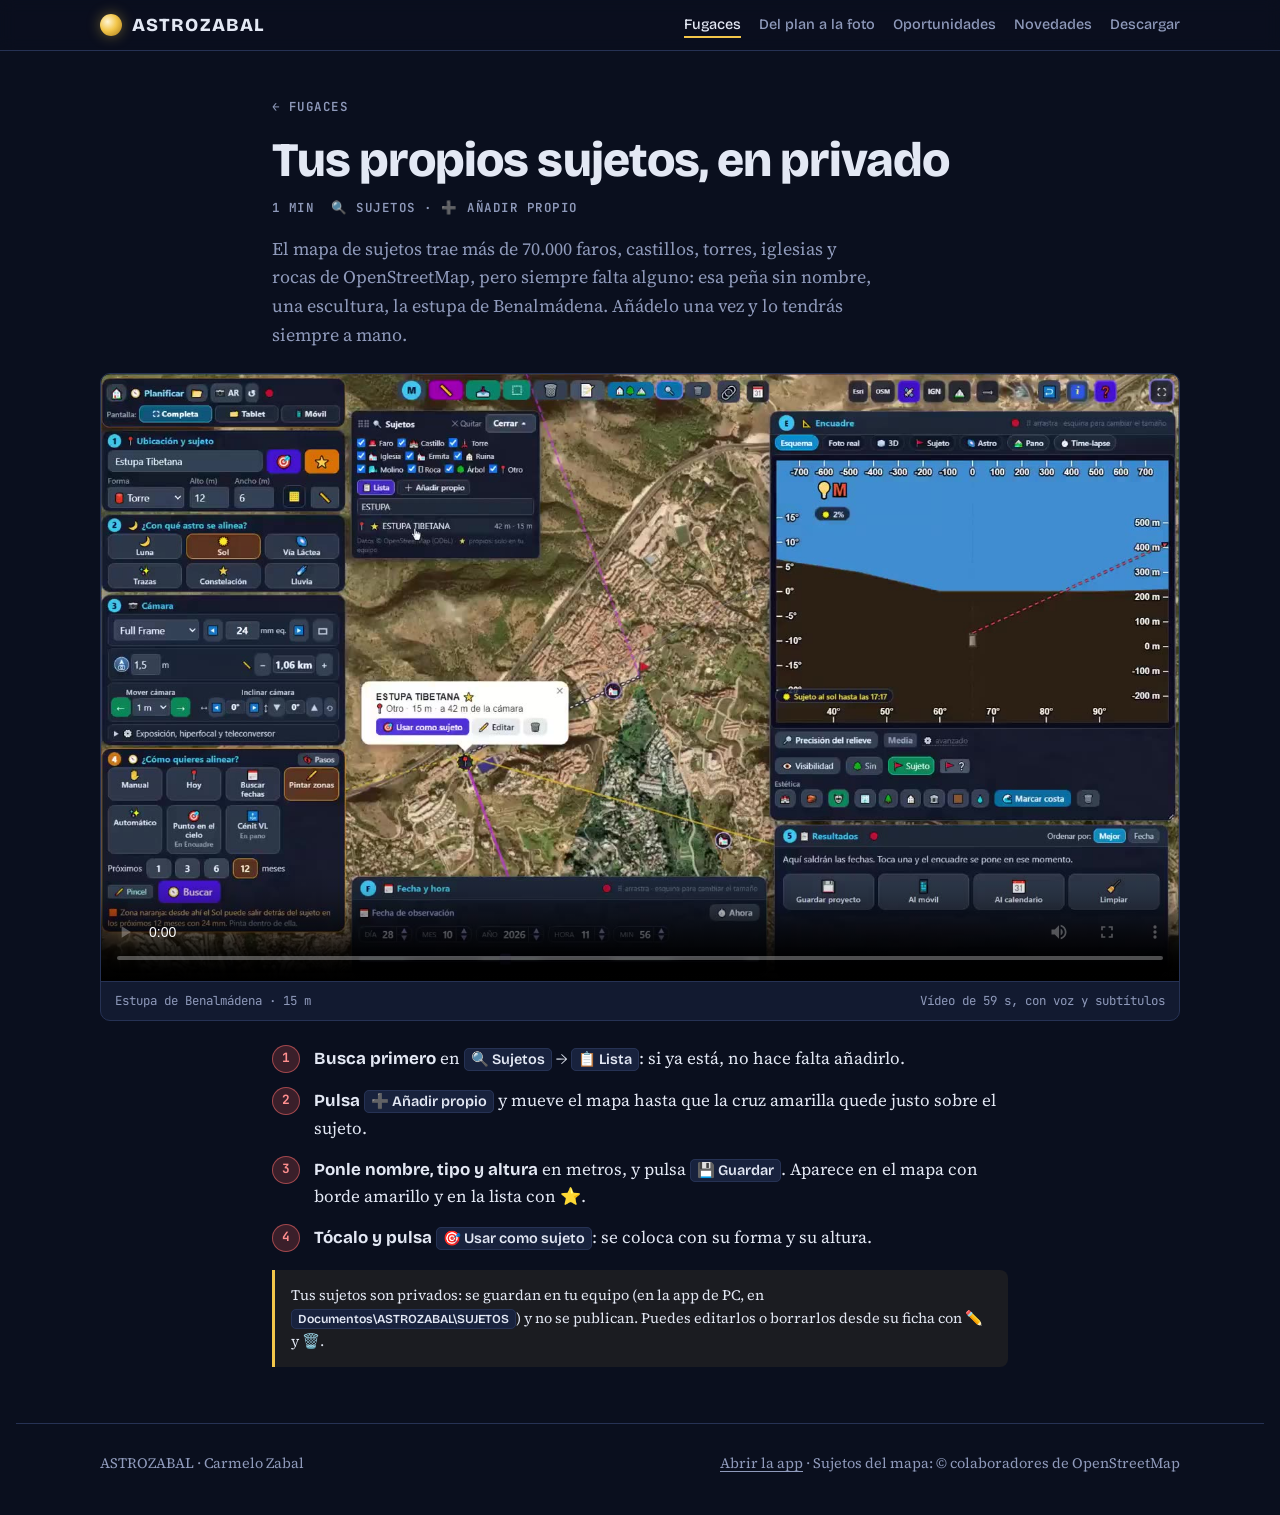
<file: fugaces/sujetos-propios.html>
<!doctype html>
<html lang="es">
<head>
<meta charset="utf-8">
<meta name="viewport" content="width=device-width, initial-scale=1, viewport-fit=cover">
<title>Sujetos propios · ASTROZABAL</title>
<meta name="description" content="Cómo añadir en ASTROZABAL un sujeto que no está en el mapa, con su nombre y su altura, guardado solo en tu equipo.">
<meta property="og:title" content="Sujetos propios · ASTROZABAL">
<meta property="og:description" content="Cómo añadir en ASTROZABAL un sujeto que no está en el mapa, con su nombre y su altura, guardado solo en tu equipo.">
<meta property="og:image" content="https://astrozabal-web.vercel.app/video/sujetos-propios.jpg">
<meta property="og:url" content="https://astrozabal-web.vercel.app/fugaces/sujetos-propios">
<meta property="og:type" content="website">
<meta name="twitter:card" content="summary_large_image">
<link rel="icon" href="/favicon.svg" type="image/svg+xml">
<link rel="preconnect" href="https://fonts.googleapis.com">
<link rel="preconnect" href="https://fonts.gstatic.com" crossorigin>
<link rel="stylesheet" href="https://fonts.googleapis.com/css2?family=Bricolage+Grotesque:opsz,wght@12..96,500;12..96,700;12..96,800&family=Source+Serif+4:ital,opsz,wght@0,8..60,400;0,8..60,600;1,8..60,400&family=JetBrains+Mono:wght@400;600&display=swap">
<link rel="stylesheet" href="/css/estilo.css">
</head>
<body>
<header class="barra">
  <div class="ancho">
    <a class="marca" href="/"><i aria-hidden="true"></i>ASTROZABAL</a>
    <nav aria-label="Secciones">
      <a href="/fugaces" aria-current="page">Fugaces</a>
      <a href="/plan-a-la-foto">Del plan a la foto</a>
      <a href="/oportunidades">Oportunidades</a>
      <a href="/novedades">Novedades</a>
      <a href="/#descargar">Descargar</a>
    </nav>
  </div>
</header>
<main class="articulo">
  <div class="migas etiqueta"><a href="/fugaces">← Fugaces</a></div>
  <h1>Tus propios sujetos, en privado</h1>
  <div class="meta"><span class="etiqueta">1 min</span><span class="etiqueta">🔍 Sujetos · ➕ Añadir propio</span></div>
  <p class="entradilla">El mapa de sujetos trae más de 70.000 faros, castillos, torres, iglesias y rocas de OpenStreetMap, pero siempre falta alguno: esa peña sin nombre, una escultura, la estupa de Benalmádena. Añádelo una vez y lo tendrás siempre a mano.</p>
  <figure class="marco ancha">
    <video src="/video/sujetos-propios.mp4" poster="/video/sujetos-propios.jpg" width="1600" height="900" playsinline controls preload="metadata">
      <track kind="subtitles" srclang="es" label="Español" src="/video/sujetos-propios.vtt" default>
    </video>
    <figcaption><span>Estupa de Benalmádena · 15 m</span><span>Vídeo de 59 s, con voz y subtítulos</span></figcaption>
  </figure>
  <ol class="pasos">
    <li><span><b>Busca primero</b> en <span class="ui">🔍 Sujetos</span> → <span class="ui">📋 Lista</span>: si ya está, no hace falta añadirlo.</span></li>
    <li><span><b>Pulsa <span class="ui">➕ Añadir propio</span></b> y mueve el mapa hasta que la cruz amarilla quede justo sobre el sujeto.</span></li>
    <li><span><b>Ponle nombre, tipo y altura</b> en metros, y pulsa <span class="ui">💾 Guardar</span>. Aparece en el mapa con borde amarillo y en la lista con ⭐.</span></li>
    <li><span><b>Tócalo y pulsa <span class="ui">🎯 Usar como sujeto</span></b>: se coloca con su forma y su altura.</span></li>
  </ol>
  <p class="consejo">Tus sujetos son privados: se guardan en tu equipo (en la app de PC, en <span class="ui">Documentos\ASTROZABAL\SUJETOS</span>) y no se publican. Puedes editarlos o borrarlos desde su ficha con ✏️ y 🗑️.</p>
</main>
<footer>
  <div class="ancho"><span>ASTROZABAL · Carmelo Zabal</span><span><a href="https://astrozabal.vercel.app">Abrir la app</a> · Sujetos del mapa: © colaboradores de OpenStreetMap</span></div>
</footer>
</body>
</html>
</file>
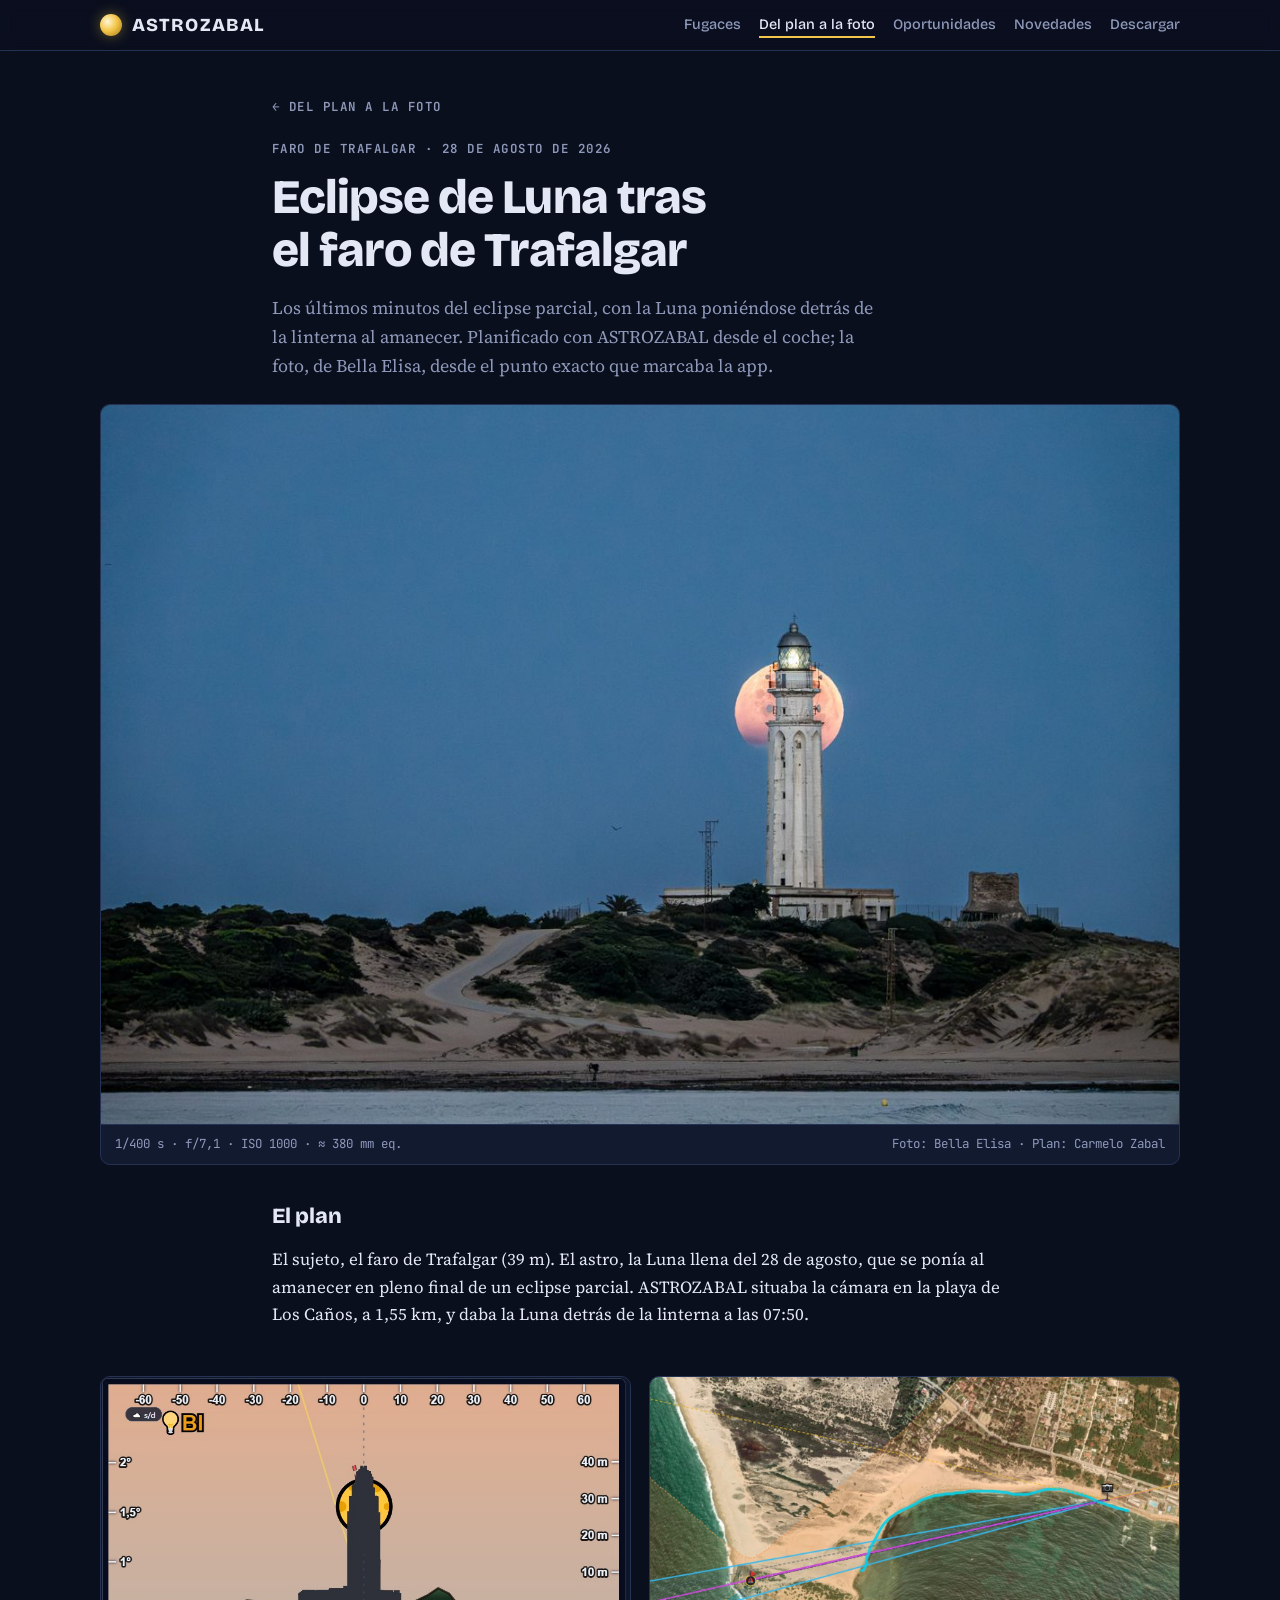
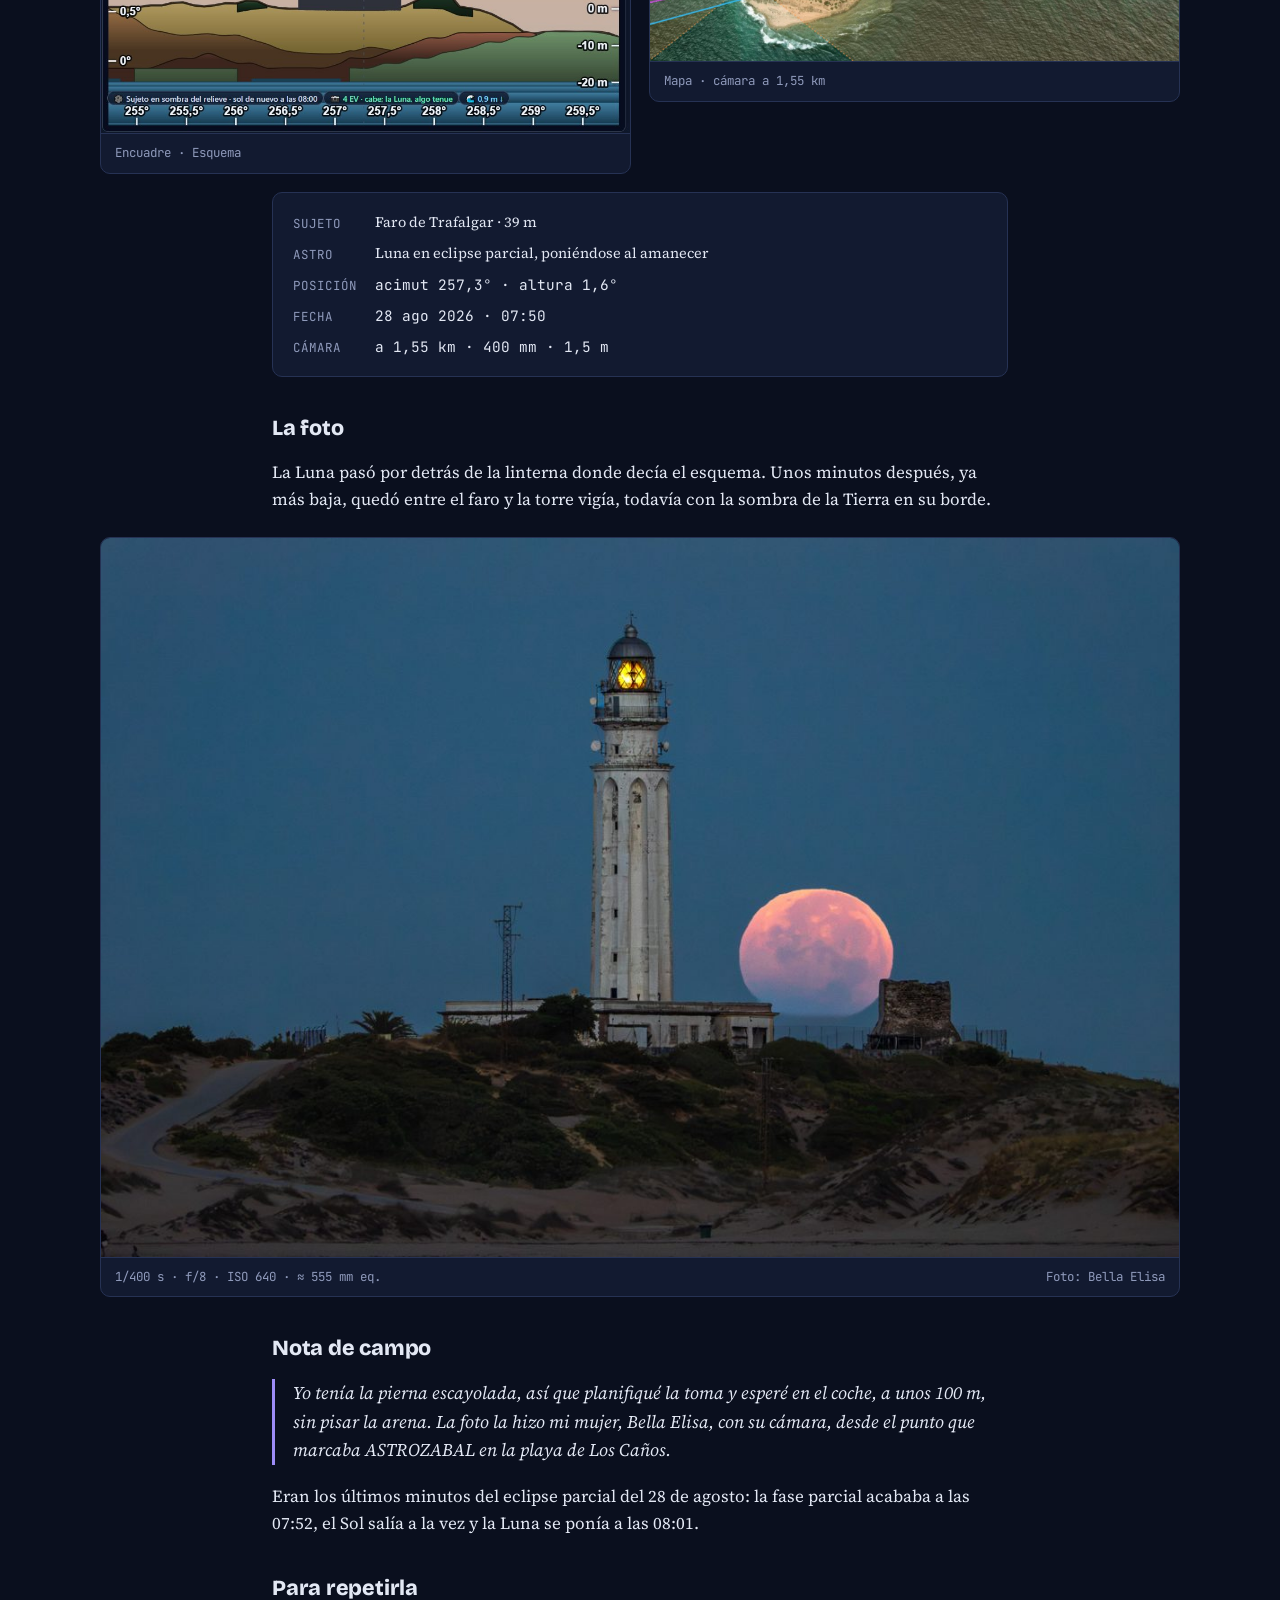
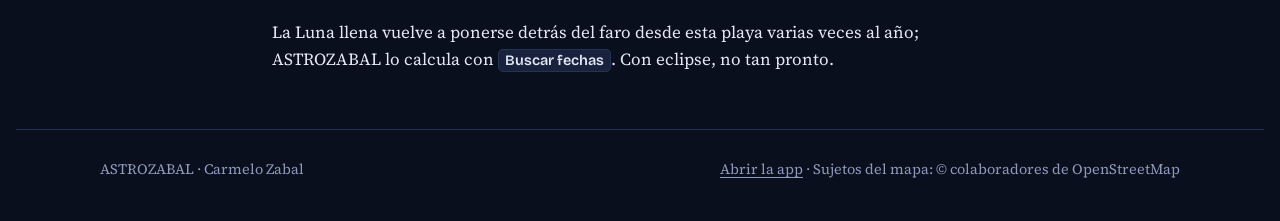
<file: plan-a-la-foto/faro-trafalgar-eclipse.html>
<!doctype html>
<html lang="es">
<head>
<meta charset="utf-8">
<meta name="viewport" content="width=device-width, initial-scale=1, viewport-fit=cover">
<title>Eclipse tras el faro de Trafalgar · ASTROZABAL</title>
<meta name="description" content="Eclipse parcial de Luna del 28 de agosto de 2026 poniéndose tras el faro de Trafalgar: la planificación en ASTROZABAL y la foto final.">
<meta property="og:title" content="Eclipse tras el faro de Trafalgar · ASTROZABAL">
<meta property="og:description" content="Eclipse parcial de Luna del 28 de agosto de 2026 poniéndose tras el faro de Trafalgar: la planificación en ASTROZABAL y la foto final.">
<meta property="og:image" content="https://astrozabal-web.vercel.app/img/trafalgar-linterna-1200.jpg">
<meta property="og:url" content="https://astrozabal-web.vercel.app/plan-a-la-foto/faro-trafalgar-eclipse">
<meta property="og:type" content="website">
<meta name="twitter:card" content="summary_large_image">
<link rel="icon" href="/favicon.svg" type="image/svg+xml">
<link rel="preconnect" href="https://fonts.googleapis.com">
<link rel="preconnect" href="https://fonts.gstatic.com" crossorigin>
<link rel="stylesheet" href="https://fonts.googleapis.com/css2?family=Bricolage+Grotesque:opsz,wght@12..96,500;12..96,700;12..96,800&family=Source+Serif+4:ital,opsz,wght@0,8..60,400;0,8..60,600;1,8..60,400&family=JetBrains+Mono:wght@400;600&display=swap">
<link rel="stylesheet" href="/css/estilo.css">
</head>
<body>
<header class="barra">
  <div class="ancho">
    <a class="marca" href="/"><i aria-hidden="true"></i>ASTROZABAL</a>
    <nav aria-label="Secciones">
      <a href="/fugaces">Fugaces</a>
      <a href="/plan-a-la-foto" aria-current="page">Del plan a la foto</a>
      <a href="/oportunidades">Oportunidades</a>
      <a href="/novedades">Novedades</a>
      <a href="/#descargar">Descargar</a>
    </nav>
  </div>
</header>
<main class="articulo">
  <div class="migas etiqueta"><a href="/plan-a-la-foto">← Del plan a la foto</a></div>
  <span class="etiqueta">Faro de Trafalgar · 28 de agosto de 2026</span>
  <h1 style="margin-top:10px">Eclipse de Luna tras el faro de Trafalgar</h1>
  <p class="entradilla">Los últimos minutos del eclipse parcial, con la Luna poniéndose detrás de la linterna al amanecer. Planificado con ASTROZABAL desde el coche; la foto, de Bella Elisa, desde el punto exacto que marcaba la app.</p>
  <figure class="marco ancha">
    <img src="/img/trafalgar-linterna.jpg" srcset="/img/trafalgar-linterna-1200.jpg 1200w, /img/trafalgar-linterna.jpg 2400w" sizes="(max-width: 860px) 100vw, 1080px" width="2400" height="1600" fetchpriority="high" alt="Luna en eclipse parcial, rosada, poniéndose justo detrás de la linterna del faro de Trafalgar en la hora azul, con una persona con trípode en la orilla">
    <figcaption><span class="dato">1/400 s · f/7,1 · ISO 1000 · ≈ 380 mm eq.</span><span>Foto: Bella Elisa · Plan: Carmelo Zabal</span></figcaption>
  </figure>

  <h2>El plan</h2>
  <p>El sujeto, el faro de Trafalgar (39 m). El astro, la Luna llena del 28 de agosto, que se ponía al amanecer en pleno final de un eclipse parcial. ASTROZABAL situaba la cámara en la playa de Los Caños, a 1,55 km, y daba la Luna detrás de la linterna a las 07:50.</p>
  <div class="dos ancha" style="margin-top:24px">
    <figure class="marco"><img src="/img/trafalgar-esquema.jpg" width="930" height="626" alt="Esquema de encuadre de ASTROZABAL: la Luna detrás de la linterna del faro, a 1,6° de altura y 257,5° de acimut, sobre el perfil de las dunas" loading="lazy"><figcaption><span>Encuadre · Esquema</span></figcaption></figure>
    <figure class="marco"><img src="/img/trafalgar-mapa.jpg" width="1450" height="780" alt="Mapa de ASTROZABAL: la cámara en la playa, a 1,55 km del faro de Trafalgar, con la línea de la Luna pasando por el faro" loading="lazy"><figcaption><span>Mapa · cámara a 1,55 km</span></figcaption></figure>
  </div>
  <dl class="ficha">
    <dt>Sujeto</dt><dd>Faro de Trafalgar · 39 m</dd>
    <dt>Astro</dt><dd>Luna en eclipse parcial, poniéndose al amanecer</dd>
    <dt>Posición</dt><dd class="dato">acimut 257,3° · altura 1,6°</dd>
    <dt>Fecha</dt><dd class="dato">28 ago 2026 · 07:50</dd>
    <dt>Cámara</dt><dd class="dato">a 1,55 km · 400 mm · 1,5 m</dd>
  </dl>

  <h2>La foto</h2>
  <p>La Luna pasó por detrás de la linterna donde decía el esquema. Unos minutos después, ya más baja, quedó entre el faro y la torre vigía, todavía con la sombra de la Tierra en su borde.</p>
  <figure class="marco ancha">
    <img src="/img/trafalgar-eclipse.jpg" srcset="/img/trafalgar-eclipse-1200.jpg 1200w, /img/trafalgar-eclipse.jpg 2400w" sizes="(max-width: 860px) 100vw, 1080px" width="2400" height="1600" alt="Luna al final del eclipse parcial, con la sombra de la Tierra en su borde, a punto de ponerse entre el faro de Trafalgar y la torre vigía en ruinas" loading="lazy">
    <figcaption><span class="dato">1/400 s · f/8 · ISO 640 · ≈ 555 mm eq.</span><span>Foto: Bella Elisa</span></figcaption>
  </figure>

  <h2>Nota de campo</h2>
  <p class="cita-campo">Yo tenía la pierna escayolada, así que planifiqué la toma y esperé en el coche, a unos 100 m, sin pisar la arena. La foto la hizo mi mujer, Bella Elisa, con su cámara, desde el punto que marcaba ASTROZABAL en la playa de Los Caños.</p>
  <p>Eran los últimos minutos del eclipse parcial del 28 de agosto: la fase parcial acababa a las 07:52, el Sol salía a la vez y la Luna se ponía a las 08:01.</p>

  <h2>Para repetirla</h2>
  <p>La Luna llena vuelve a ponerse detrás del faro desde esta playa varias veces al año; ASTROZABAL lo calcula con <span class="ui">Buscar fechas</span>. Con eclipse, no tan pronto.</p>
</main>
<footer>
  <div class="ancho"><span>ASTROZABAL · Carmelo Zabal</span><span><a href="https://astrozabal.vercel.app">Abrir la app</a> · Sujetos del mapa: © colaboradores de OpenStreetMap</span></div>
</footer>
</body>
</html>
</file>
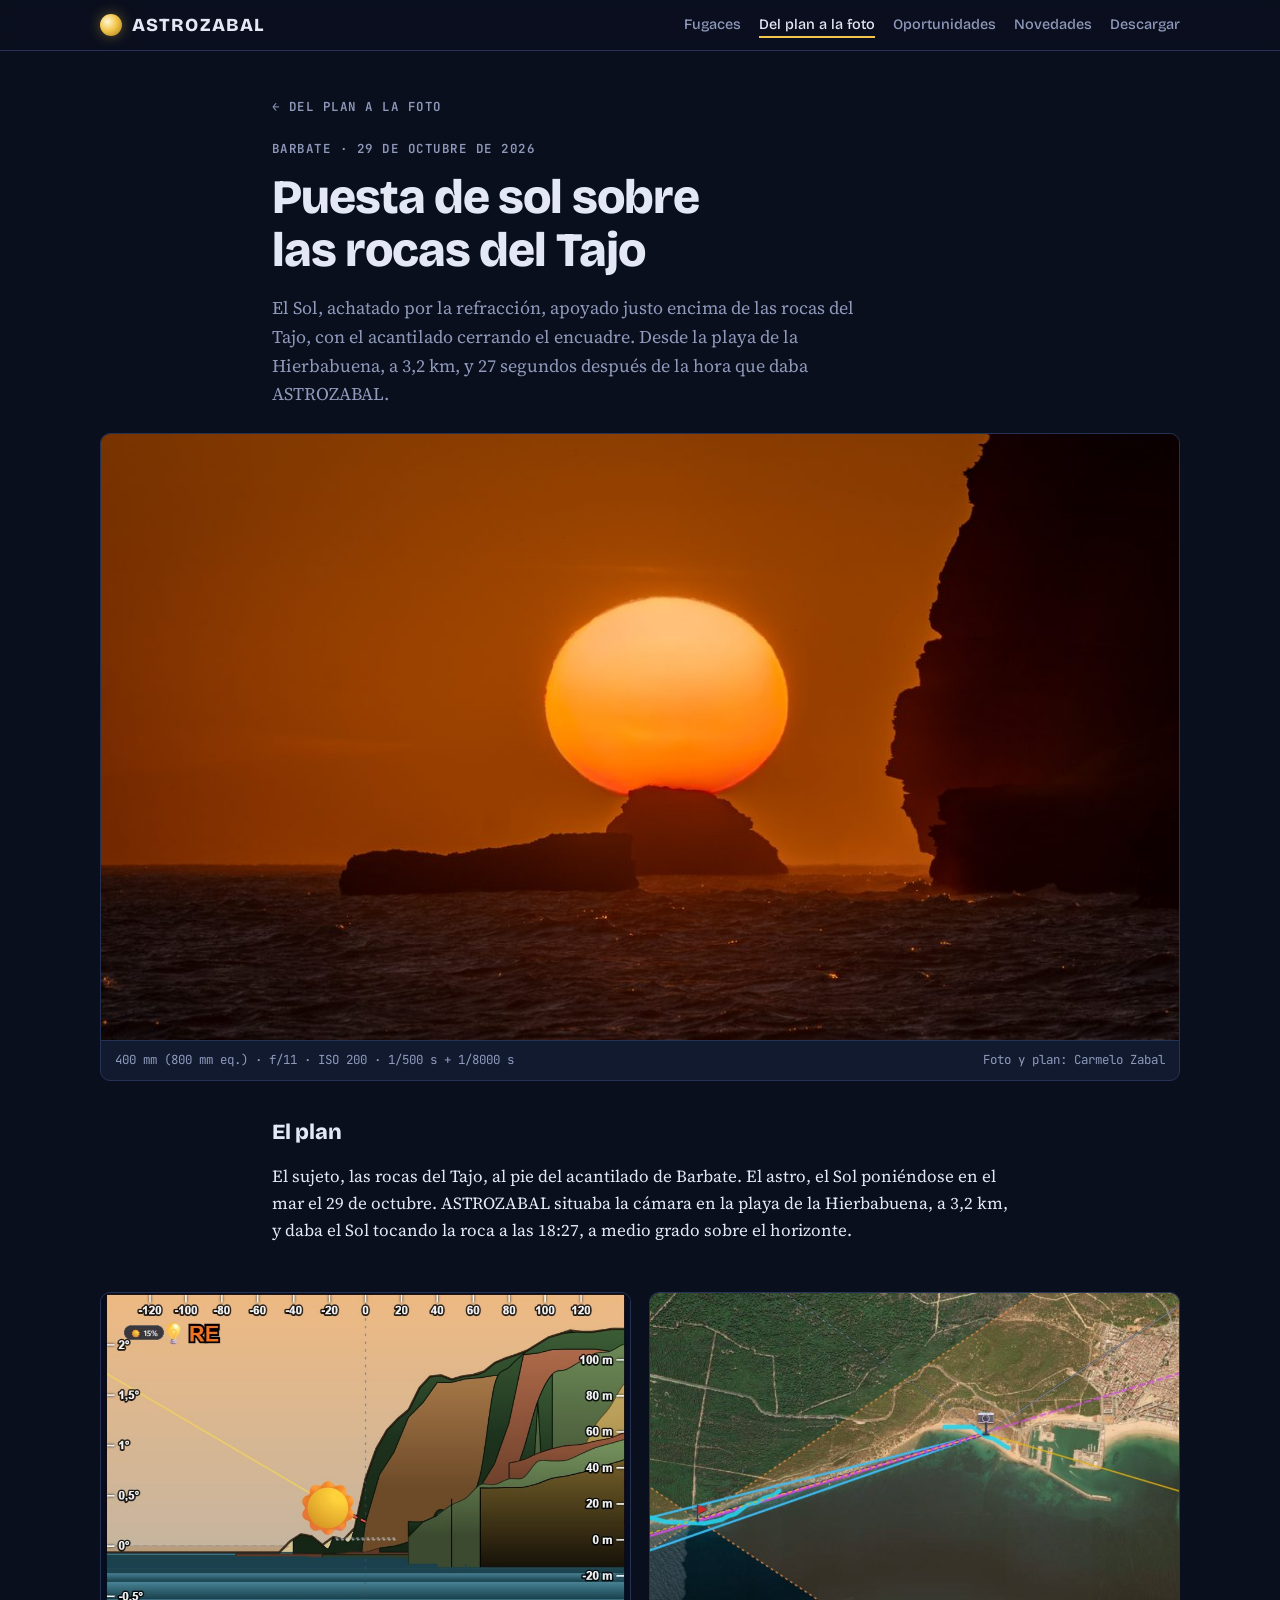
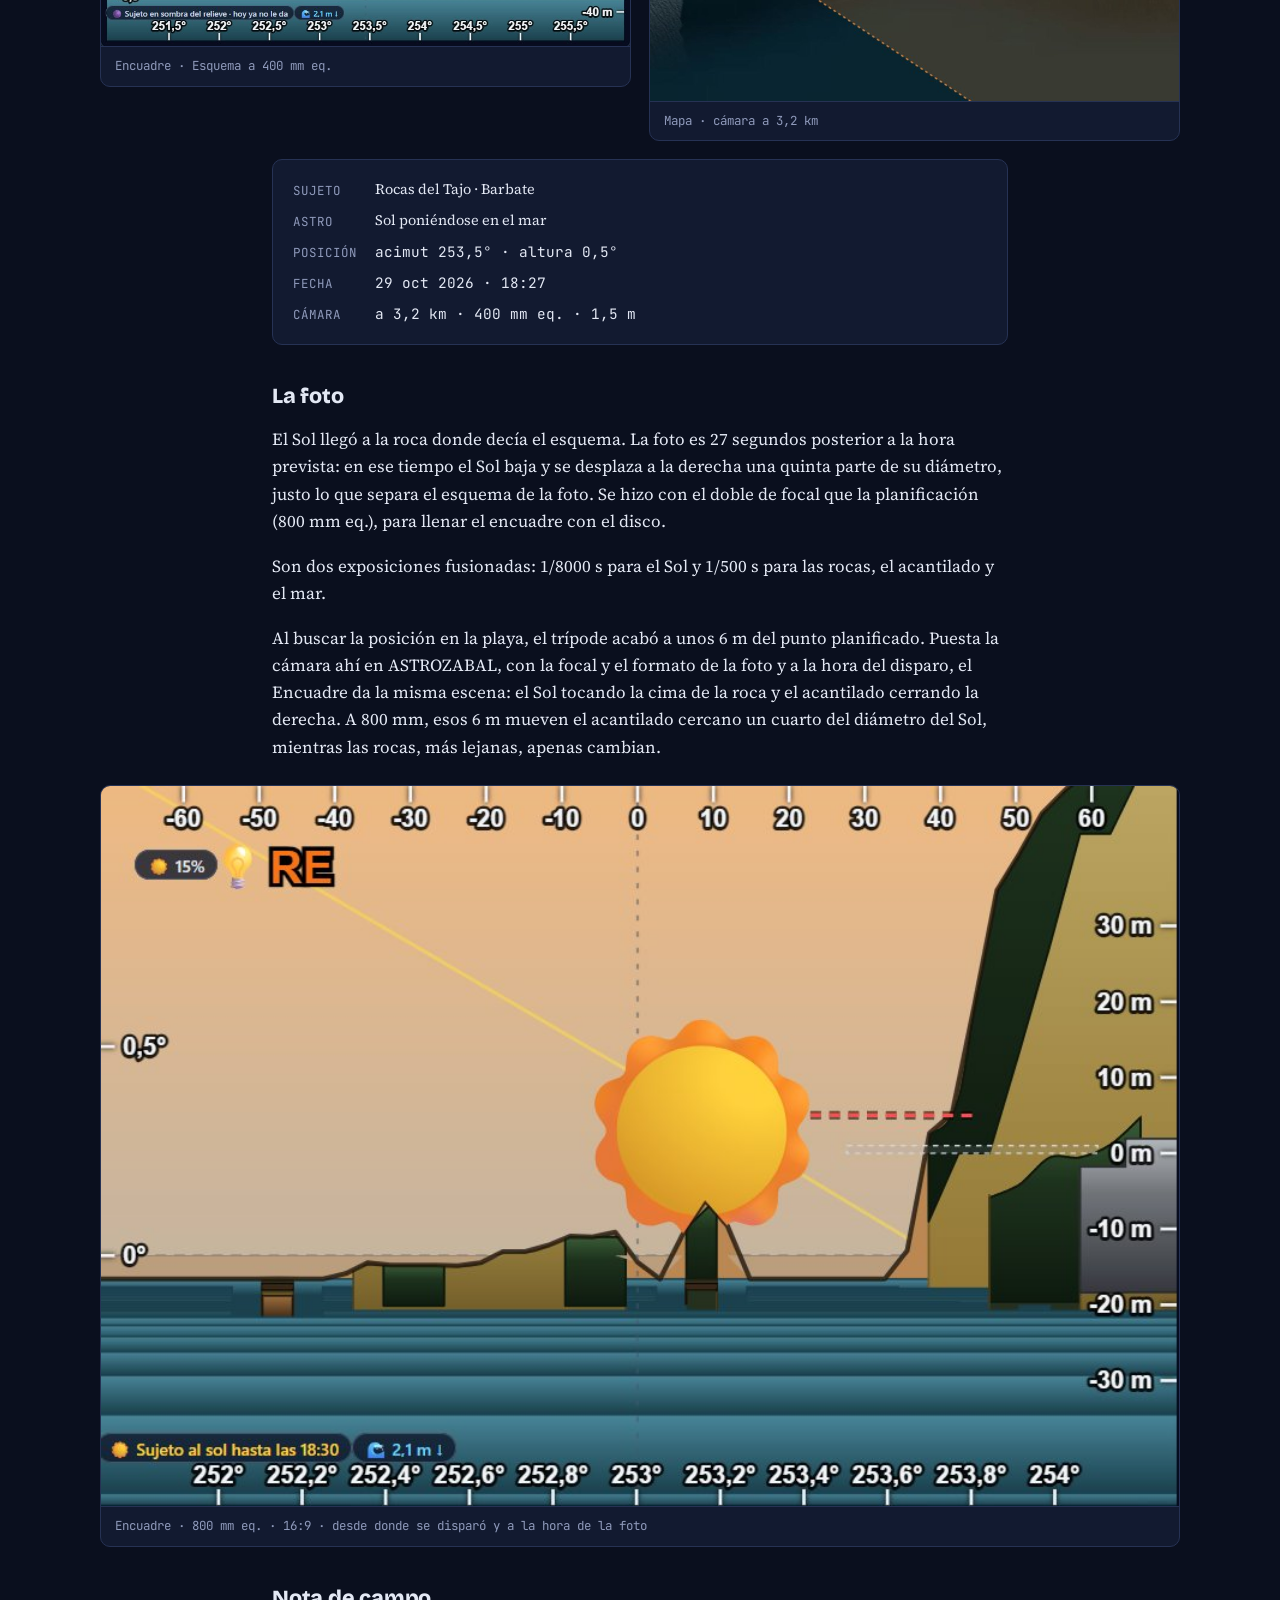
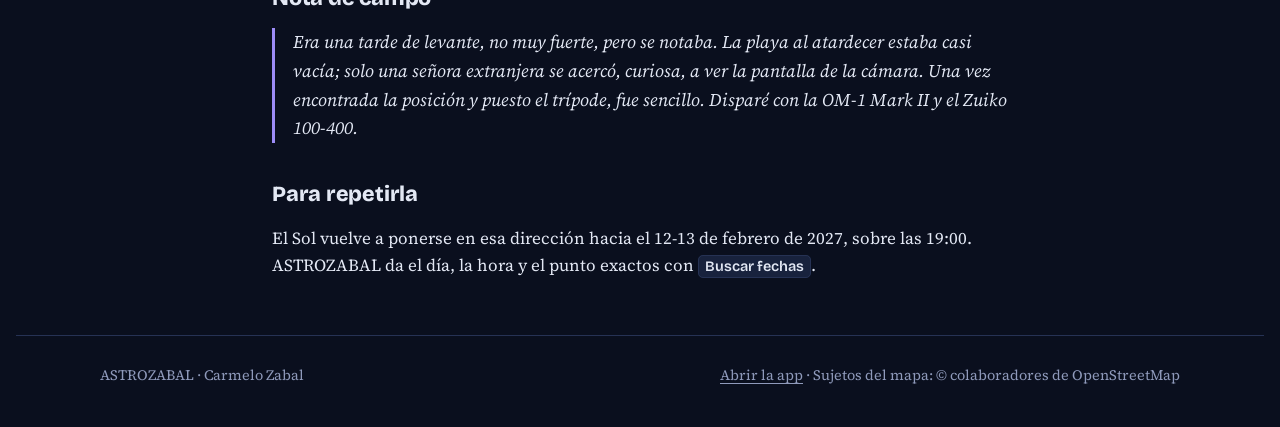
<file: plan-a-la-foto/tajo-puesta-sol.html>
<!doctype html>
<html lang="es">
<head>
<meta charset="utf-8">
<meta name="viewport" content="width=device-width, initial-scale=1, viewport-fit=cover">
<title>Puesta de sol sobre las rocas del Tajo · ASTROZABAL</title>
<meta name="description" content="Puesta de sol del 29 de octubre de 2026 sobre las rocas del Tajo, desde la playa de la Hierbabuena (Barbate): la planificación en ASTROZABAL y la foto final.">
<meta property="og:title" content="Puesta de sol sobre las rocas del Tajo · ASTROZABAL">
<meta property="og:description" content="Puesta de sol del 29 de octubre de 2026 sobre las rocas del Tajo, desde la playa de la Hierbabuena (Barbate): la planificación en ASTROZABAL y la foto final.">
<meta property="og:image" content="https://astrozabal-web.vercel.app/img/tajo-puesta-1200.jpg">
<meta property="og:url" content="https://astrozabal-web.vercel.app/plan-a-la-foto/tajo-puesta-sol">
<meta property="og:type" content="website">
<meta name="twitter:card" content="summary_large_image">
<link rel="icon" href="/favicon.svg" type="image/svg+xml">
<link rel="preconnect" href="https://fonts.googleapis.com">
<link rel="preconnect" href="https://fonts.gstatic.com" crossorigin>
<link rel="stylesheet" href="https://fonts.googleapis.com/css2?family=Bricolage+Grotesque:opsz,wght@12..96,500;12..96,700;12..96,800&family=Source+Serif+4:ital,opsz,wght@0,8..60,400;0,8..60,600;1,8..60,400&family=JetBrains+Mono:wght@400;600&display=swap">
<link rel="stylesheet" href="/css/estilo.css">
</head>
<body>
<header class="barra">
  <div class="ancho">
    <a class="marca" href="/"><i aria-hidden="true"></i>ASTROZABAL</a>
    <nav aria-label="Secciones">
      <a href="/fugaces">Fugaces</a>
      <a href="/plan-a-la-foto" aria-current="page">Del plan a la foto</a>
      <a href="/oportunidades">Oportunidades</a>
      <a href="/novedades">Novedades</a>
      <a href="/#descargar">Descargar</a>
    </nav>
  </div>
</header>
<main class="articulo">
  <div class="migas etiqueta"><a href="/plan-a-la-foto">← Del plan a la foto</a></div>
  <span class="etiqueta">Barbate · 29 de octubre de 2026</span>
  <h1 style="margin-top:10px">Puesta de sol sobre las rocas del Tajo</h1>
  <p class="entradilla">El Sol, achatado por la refracción, apoyado justo encima de las rocas del Tajo, con el acantilado cerrando el encuadre. Desde la playa de la Hierbabuena, a 3,2 km, y 27 segundos después de la hora que daba ASTROZABAL.</p>
  <figure class="marco ancha">
    <img src="/img/tajo-puesta.jpg" srcset="/img/tajo-puesta-1200.jpg 1200w, /img/tajo-puesta.jpg 2400w" sizes="(max-width: 860px) 100vw, 1080px" width="2400" height="1350" fetchpriority="high" alt="Sol anaranjado y achatado apoyado sobre una roca en el mar, junto a otra roca baja, con la silueta de un acantilado a la derecha y el mar oscuro con destellos">
    <figcaption><span class="dato">400 mm (800 mm eq.) · f/11 · ISO 200 · 1/500 s + 1/8000 s</span><span>Foto y plan: Carmelo Zabal</span></figcaption>
  </figure>

  <h2>El plan</h2>
  <p>El sujeto, las rocas del Tajo, al pie del acantilado de Barbate. El astro, el Sol poniéndose en el mar el 29 de octubre. ASTROZABAL situaba la cámara en la playa de la Hierbabuena, a 3,2 km, y daba el Sol tocando la roca a las 18:27, a medio grado sobre el horizonte.</p>
  <div class="dos ancha" style="margin-top:24px">
    <figure class="marco"><img src="/img/tajo-esquema.jpg" width="918" height="612" alt="Esquema de encuadre de ASTROZABAL: el Sol a medio grado de altura y 253,5° de acimut, junto a las rocas, sobre el mar, con el acantilado a la derecha" loading="lazy"><figcaption><span>Encuadre · Esquema a 400 mm eq.</span></figcaption></figure>
    <figure class="marco"><img src="/img/tajo-mapa.jpg" width="913" height="703" alt="Mapa de ASTROZABAL: la cámara en la playa de la Hierbabuena, junto al puerto de Barbate, y la línea del Sol pasando por las rocas del Tajo, a 3,2 km" loading="lazy"><figcaption><span>Mapa · cámara a 3,2 km</span></figcaption></figure>
  </div>
  <dl class="ficha">
    <dt>Sujeto</dt><dd>Rocas del Tajo · Barbate</dd>
    <dt>Astro</dt><dd>Sol poniéndose en el mar</dd>
    <dt>Posición</dt><dd class="dato">acimut 253,5° · altura 0,5°</dd>
    <dt>Fecha</dt><dd class="dato">29 oct 2026 · 18:27</dd>
    <dt>Cámara</dt><dd class="dato">a 3,2 km · 400 mm eq. · 1,5 m</dd>
  </dl>

  <h2>La foto</h2>
  <p>El Sol llegó a la roca donde decía el esquema. La foto es 27 segundos posterior a la hora prevista: en ese tiempo el Sol baja y se desplaza a la derecha una quinta parte de su diámetro, justo lo que separa el esquema de la foto. Se hizo con el doble de focal que la planificación (800 mm eq.), para llenar el encuadre con el disco.</p>
  <p>Son dos exposiciones fusionadas: 1/8000 s para el Sol y 1/500 s para las rocas, el acantilado y el mar.</p>
  <p>Al buscar la posición en la playa, el trípode acabó a unos 6 m del punto planificado. Puesta la cámara ahí en ASTROZABAL, con la focal y el formato de la foto y a la hora del disparo, el Encuadre da la misma escena: el Sol tocando la cima de la roca y el acantilado cerrando la derecha. A 800 mm, esos 6 m mueven el acantilado cercano un cuarto del diámetro del Sol, mientras las rocas, más lejanas, apenas cambian.</p>
  <figure class="marco ancha">
    <img src="/img/tajo-esquema-800.jpg" width="898" height="600" alt="Esquema de encuadre de ASTROZABAL a 800 mm: el Sol con su borde inferior tocando la cima de la roca alta, la roca baja a la izquierda y el acantilado a la derecha, como en la foto" loading="lazy">
    <figcaption><span>Encuadre · 800 mm eq. · 16:9 · desde donde se disparó y a la hora de la foto</span></figcaption>
  </figure>

  <h2>Nota de campo</h2>
  <p class="cita-campo">Era una tarde de levante, no muy fuerte, pero se notaba. La playa al atardecer estaba casi vacía; solo una señora extranjera se acercó, curiosa, a ver la pantalla de la cámara. Una vez encontrada la posición y puesto el trípode, fue sencillo. Disparé con la OM-1 Mark II y el Zuiko 100-400.</p>

  <h2>Para repetirla</h2>
  <p>El Sol vuelve a ponerse en esa dirección hacia el 12-13 de febrero de 2027, sobre las 19:00. ASTROZABAL da el día, la hora y el punto exactos con <span class="ui">Buscar fechas</span>.</p>
</main>
<footer>
  <div class="ancho"><span>ASTROZABAL · Carmelo Zabal</span><span><a href="https://astrozabal.vercel.app">Abrir la app</a> · Sujetos del mapa: © colaboradores de OpenStreetMap</span></div>
</footer>
</body>
</html>
</file>
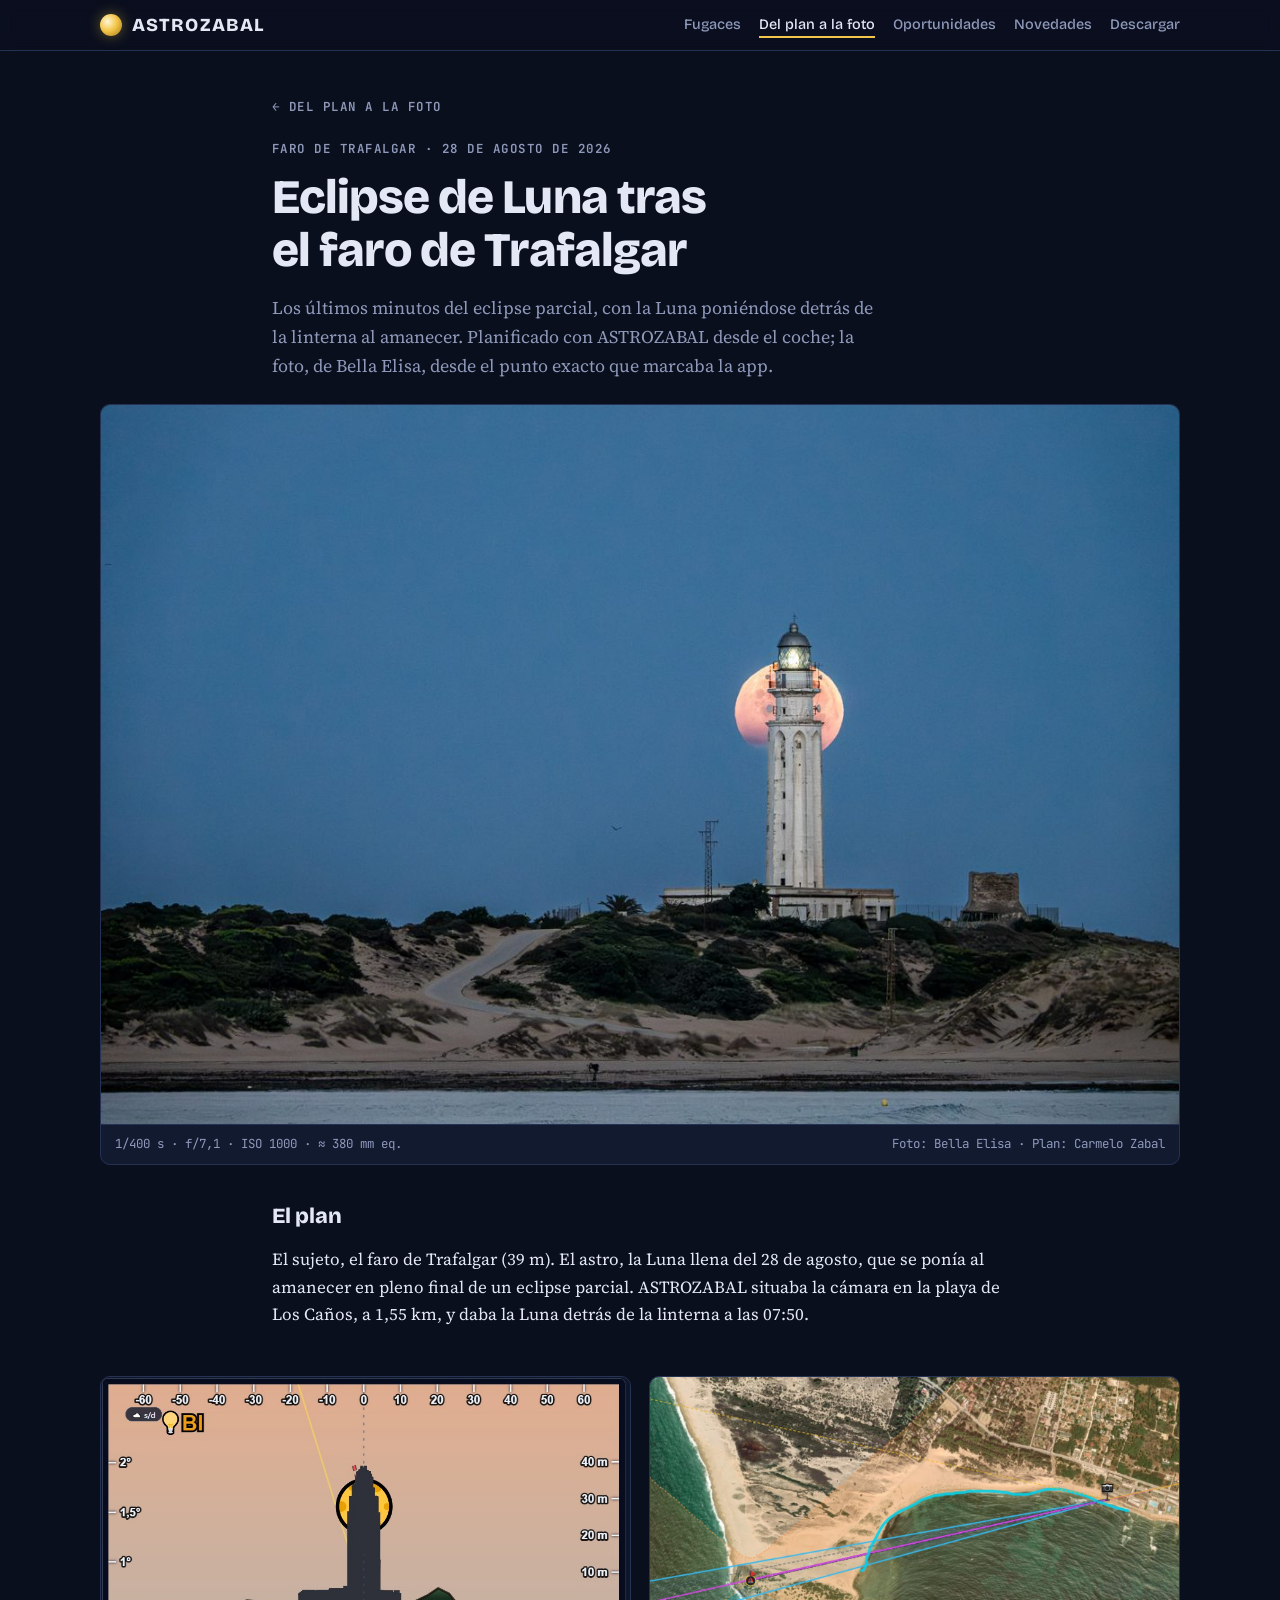
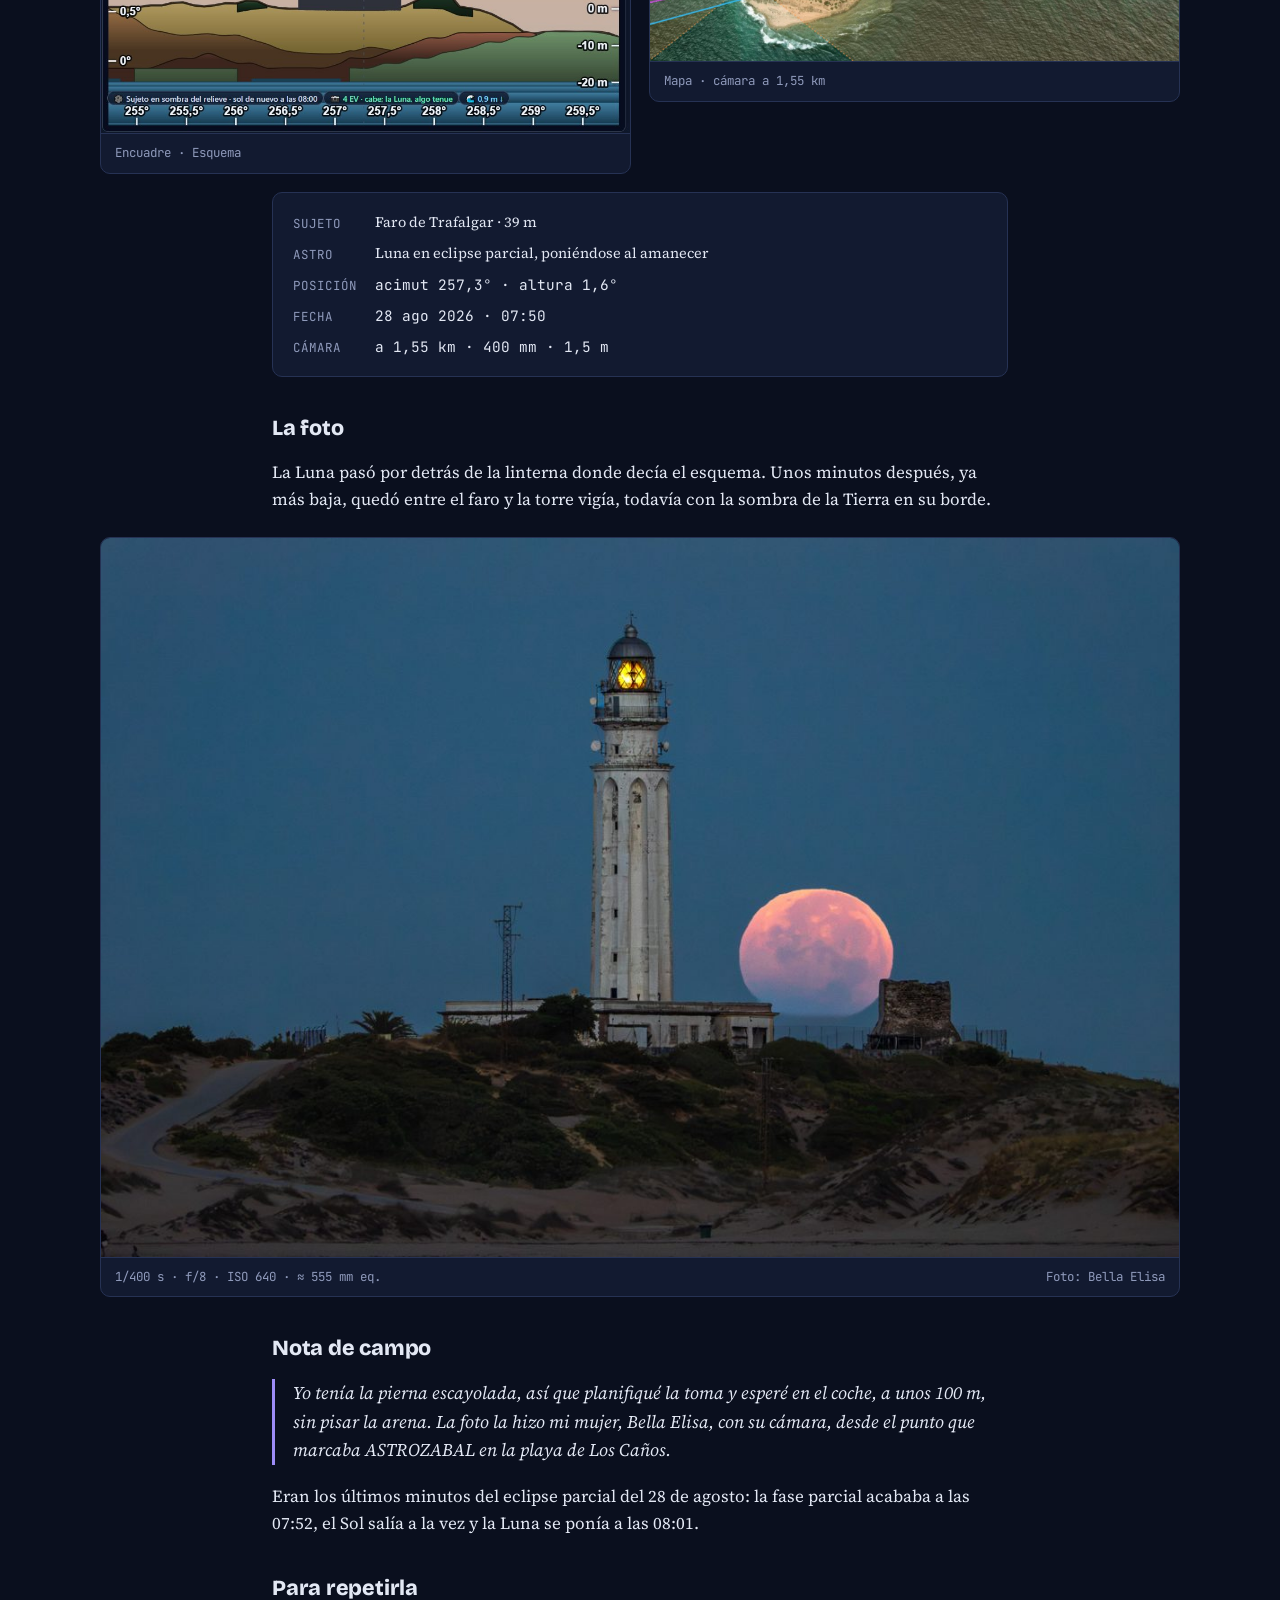
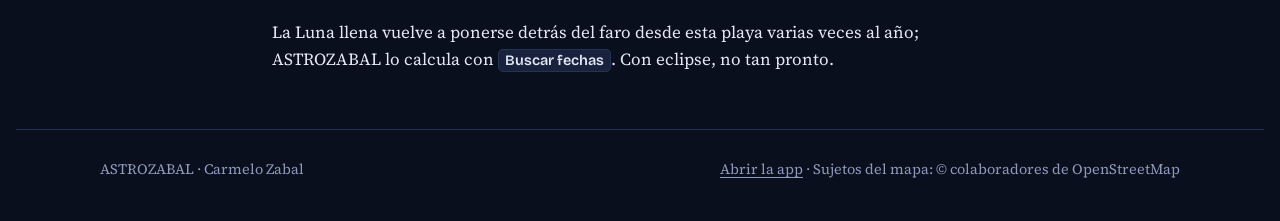
<file: plantillas/plan-a-la-foto.html>
<!doctype html>
<html lang="es">
<head>
<meta charset="utf-8">
<meta name="viewport" content="width=device-width, initial-scale=1, viewport-fit=cover">
<title>Eclipse tras el faro de Trafalgar · ASTROZABAL</title>
<meta name="description" content="Eclipse parcial de Luna del 28 de agosto de 2026 poniéndose tras el faro de Trafalgar: la planificación en ASTROZABAL y la foto final.">
<meta property="og:title" content="Eclipse tras el faro de Trafalgar · ASTROZABAL">
<meta property="og:description" content="Eclipse parcial de Luna del 28 de agosto de 2026 poniéndose tras el faro de Trafalgar: la planificación en ASTROZABAL y la foto final.">
<meta property="og:image" content="https://astrozabal-web.vercel.app/img/trafalgar-linterna-1200.jpg">
<meta property="og:url" content="https://astrozabal-web.vercel.app/plan-a-la-foto/faro-trafalgar-eclipse">
<meta property="og:type" content="website">
<meta name="twitter:card" content="summary_large_image">
<link rel="icon" href="/favicon.svg" type="image/svg+xml">
<link rel="preconnect" href="https://fonts.googleapis.com">
<link rel="preconnect" href="https://fonts.gstatic.com" crossorigin>
<link rel="stylesheet" href="https://fonts.googleapis.com/css2?family=Bricolage+Grotesque:opsz,wght@12..96,500;12..96,700;12..96,800&family=Source+Serif+4:ital,opsz,wght@0,8..60,400;0,8..60,600;1,8..60,400&family=JetBrains+Mono:wght@400;600&display=swap">
<link rel="stylesheet" href="/css/estilo.css">
</head>
<body>
<header class="barra">
  <div class="ancho">
    <a class="marca" href="/"><i aria-hidden="true"></i>ASTROZABAL</a>
    <nav aria-label="Secciones">
      <a href="/fugaces">Fugaces</a>
      <a href="/plan-a-la-foto" aria-current="page">Del plan a la foto</a>
      <a href="/oportunidades">Oportunidades</a>
      <a href="/novedades">Novedades</a>
      <a href="/#descargar">Descargar</a>
    </nav>
  </div>
</header>
<main class="articulo">
  <!-- PLANTILLA: copia el archivo a plan-a-la-foto\nombre-sin-espacios.html, cambia textos, fotos (en img\) y la ficha.
       Cambia también <title>, <meta name="description"> y og:image de arriba. -->
  <div class="migas etiqueta"><a href="/plan-a-la-foto">← Del plan a la foto</a></div>
  <span class="etiqueta">Faro de Trafalgar · 28 de agosto de 2026</span>
  <h1 style="margin-top:10px">Eclipse de Luna tras el faro de Trafalgar</h1>
  <p class="entradilla">Los últimos minutos del eclipse parcial, con la Luna poniéndose detrás de la linterna al amanecer. Planificado con ASTROZABAL desde el coche; la foto, de Bella Elisa, desde el punto exacto que marcaba la app.</p>
  <figure class="marco ancha">
    <img src="/img/trafalgar-linterna.jpg" srcset="/img/trafalgar-linterna-1200.jpg 1200w, /img/trafalgar-linterna.jpg 2400w" sizes="(max-width: 860px) 100vw, 1080px" width="2400" height="1600" fetchpriority="high" alt="Luna en eclipse parcial, rosada, poniéndose justo detrás de la linterna del faro de Trafalgar en la hora azul, con una persona con trípode en la orilla">
    <figcaption><span class="dato">1/400 s · f/7,1 · ISO 1000 · ≈ 380 mm eq.</span><span>Foto: Bella Elisa · Plan: Carmelo Zabal</span></figcaption>
  </figure>

  <h2>El plan</h2>
  <p>El sujeto, el faro de Trafalgar (39 m). El astro, la Luna llena del 28 de agosto, que se ponía al amanecer en pleno final de un eclipse parcial. ASTROZABAL situaba la cámara en la playa de Los Caños, a 1,55 km, y daba la Luna detrás de la linterna a las 07:50.</p>
  <div class="dos ancha" style="margin-top:24px">
    <figure class="marco"><img src="/img/trafalgar-esquema.jpg" width="930" height="626" alt="Esquema de encuadre de ASTROZABAL: la Luna detrás de la linterna del faro, a 1,6° de altura y 257,5° de acimut, sobre el perfil de las dunas" loading="lazy"><figcaption><span>Encuadre · Esquema</span></figcaption></figure>
    <figure class="marco"><img src="/img/trafalgar-mapa.jpg" width="1450" height="780" alt="Mapa de ASTROZABAL: la cámara en la playa, a 1,55 km del faro de Trafalgar, con la línea de la Luna pasando por el faro" loading="lazy"><figcaption><span>Mapa · cámara a 1,55 km</span></figcaption></figure>
  </div>
  <dl class="ficha">
    <dt>Sujeto</dt><dd>Faro de Trafalgar · 39 m</dd>
    <dt>Astro</dt><dd>Luna en eclipse parcial, poniéndose al amanecer</dd>
    <dt>Posición</dt><dd class="dato">acimut 257,3° · altura 1,6°</dd>
    <dt>Fecha</dt><dd class="dato">28 ago 2026 · 07:50</dd>
    <dt>Cámara</dt><dd class="dato">a 1,55 km · 400 mm · 1,5 m</dd>
  </dl>

  <h2>La foto</h2>
  <p>La Luna pasó por detrás de la linterna donde decía el esquema. Unos minutos después, ya más baja, quedó entre el faro y la torre vigía, todavía con la sombra de la Tierra en su borde.</p>
  <figure class="marco ancha">
    <img src="/img/trafalgar-eclipse.jpg" srcset="/img/trafalgar-eclipse-1200.jpg 1200w, /img/trafalgar-eclipse.jpg 2400w" sizes="(max-width: 860px) 100vw, 1080px" width="2400" height="1600" alt="Luna al final del eclipse parcial, con la sombra de la Tierra en su borde, a punto de ponerse entre el faro de Trafalgar y la torre vigía en ruinas" loading="lazy">
    <figcaption><span class="dato">1/400 s · f/8 · ISO 640 · ≈ 555 mm eq.</span><span>Foto: Bella Elisa</span></figcaption>
  </figure>

  <h2>Nota de campo</h2>
  <p class="cita-campo">Yo tenía la pierna escayolada, así que planifiqué la toma y esperé en el coche, a unos 100 m, sin pisar la arena. La foto la hizo mi mujer, Bella Elisa, con su cámara, desde el punto que marcaba ASTROZABAL en la playa de Los Caños.</p>
  <p>Eran los últimos minutos del eclipse parcial del 28 de agosto: la fase parcial acababa a las 07:52, el Sol salía a la vez y la Luna se ponía a las 08:01.</p>

  <h2>Para repetirla</h2>
  <p>La Luna llena vuelve a ponerse detrás del faro desde esta playa varias veces al año; ASTROZABAL lo calcula con <span class="ui">Buscar fechas</span>. Con eclipse, no tan pronto.</p>
</main>
<footer>
  <div class="ancho"><span>ASTROZABAL · Carmelo Zabal</span><span><a href="https://astrozabal.vercel.app">Abrir la app</a> · Sujetos del mapa: © colaboradores de OpenStreetMap</span></div>
</footer>
</body>
</html>
</file>
<file: css/estilo.css>
/* ASTROZABAL · web
   Cuaderno de campo nocturno: una sola paleta oscura a propósito (se lee de noche, en el campo), con los colores
   de la app: amarillo del segmento del centro galáctico y violeta de la noche sin Luna. */
:root {
  color-scheme: dark;
  --noche: #0a0f1e;
  --panel: #121a30;
  --panel-2: #18223d;
  --linea: #263254;
  --texto: #e3e8f4;
  --tenue: #8f9abb;
  --acento: #f3c64a;
  --violeta: #9d8cf7;
  --f-display: "Bricolage Grotesque", "Segoe UI", system-ui, sans-serif;
  --f-texto: "Source Serif 4", Georgia, "Times New Roman", serif;
  --f-dato: "JetBrains Mono", ui-monospace, Consolas, monospace;
  --t-xs: .78rem; --t-s: .9rem; --t-m: 1.06rem; --t-l: 1.35rem; --t-xl: 2rem; --t-xxl: clamp(2.3rem, 6vw, 4rem);
}
* { box-sizing: border-box; }
html { scroll-behavior: smooth; }
@media (prefers-reduced-motion: reduce) { html { scroll-behavior: auto; } }
body {
  margin: 0; background: var(--noche); color: var(--texto);
  font: 400 var(--t-m)/1.6 var(--f-texto);
  padding-left: max(16px, env(safe-area-inset-left, 0px));
  padding-right: max(16px, env(safe-area-inset-right, 0px));
}
img { max-width: 100%; }
a { color: var(--acento); text-underline-offset: 3px; }
a:focus-visible { outline: 2px solid var(--acento); outline-offset: 3px; border-radius: 4px; }
.ancho { max-width: 1080px; margin: 0 auto; }
h1, h2, h3 { font-family: var(--f-display); line-height: 1.1; text-wrap: balance; margin: 0; }
h1 { font-size: clamp(2rem, 4.5vw, 3rem); font-weight: 800; letter-spacing: -.02em; }
h2 { font-size: var(--t-xl); font-weight: 800; letter-spacing: -.01em; }
h3 { font-size: var(--t-l); font-weight: 700; }
p { margin: 0; }
.etiqueta { font: 600 var(--t-xs)/1.3 var(--f-dato); letter-spacing: .12em; text-transform: uppercase; color: var(--tenue); }
.dato { font-family: var(--f-dato); font-variant-numeric: tabular-nums; }

/* Cabecera y pie */
header.barra { position: sticky; top: 0; z-index: 5; background: color-mix(in srgb, var(--noche) 90%, transparent); backdrop-filter: blur(8px); border-bottom: 1px solid var(--linea); margin: 0 calc(-1 * max(16px, env(safe-area-inset-left, 0px))); padding: 12px max(16px, env(safe-area-inset-left, 0px)); }
header.barra .ancho { display: flex; align-items: center; justify-content: space-between; gap: 10px 16px; flex-wrap: wrap; }
.marca { font: 800 1.15rem/1 var(--f-display); letter-spacing: .06em; color: var(--texto); text-decoration: none; display: flex; align-items: center; gap: 10px; }
.marca i { width: 22px; height: 22px; border-radius: 50%; background: radial-gradient(circle at 35% 35%, #fff6d6, var(--acento) 45%, #a5781a); box-shadow: 0 0 14px #f3c64a66; display: inline-block; }
nav { display: flex; gap: 4px 18px; flex-wrap: wrap; }
nav a { font: 500 var(--t-s)/1 var(--f-display); color: var(--tenue); text-decoration: none; padding: 6px 0; }
nav a:hover, nav a[aria-current] { color: var(--texto); }
nav a[aria-current] { box-shadow: inset 0 -2px 0 var(--acento); }
footer { border-top: 1px solid var(--linea); padding-block: 28px 40px; color: var(--tenue); font-size: var(--t-s); margin-top: 56px; }
footer .ancho { display: flex; justify-content: space-between; gap: 12px; flex-wrap: wrap; }
footer a { color: var(--tenue); }

/* Portada */
.portada { display: grid; grid-template-columns: minmax(0, 1fr) minmax(0, 1.15fr); gap: 40px; align-items: center; padding-block: 56px 40px; }
.portada h1 { font-size: var(--t-xxl); }
.portada h1 em { font-style: normal; color: var(--acento); }
.entradilla { color: var(--tenue); font-size: 1.12rem; margin-top: 18px; max-width: 34em; }
.botones { display: flex; gap: 10px; flex-wrap: wrap; margin-top: 26px; }
.boton { display: inline-flex; align-items: center; gap: 8px; font: 700 var(--t-s)/1 var(--f-display); padding: 12px 18px; border-radius: 8px; text-decoration: none; border: 1px solid var(--linea); color: var(--texto); background: var(--panel); }
.boton:hover { border-color: var(--tenue); }
.boton.principal { background: var(--acento); color: #1b1606; border-color: var(--acento); }
figure { margin: 0; }
.marco { border: 1px solid var(--linea); border-radius: 10px; overflow: hidden; background: var(--panel); }
.marco img { display: block; width: 100%; height: auto; }
.marco figcaption { display: flex; justify-content: space-between; gap: 4px 12px; flex-wrap: wrap; padding: 10px 14px; border-top: 1px solid var(--linea); font: 400 var(--t-xs)/1.5 var(--f-dato); color: var(--tenue); }

section { padding-block: 56px; border-top: 1px solid var(--linea); }
.cab-seccion { display: flex; justify-content: space-between; align-items: end; gap: 12px 24px; flex-wrap: wrap; margin-bottom: 28px; }
.cab-seccion p { color: var(--tenue); max-width: 36em; margin-top: 8px; }
.ver-todo { font: 600 var(--t-s)/1 var(--f-display); text-decoration: none; }

/* Tarjetas de entradas */
.tarjetas { display: grid; grid-template-columns: repeat(auto-fill, minmax(min(100%, 300px), 1fr)); gap: 18px; }
.tarjeta { display: grid; grid-template-rows: auto 1fr; background: var(--panel); border: 1px solid var(--linea); border-radius: 10px; overflow: hidden; text-decoration: none; color: var(--texto); min-width: 0; }
.tarjeta:hover { border-color: var(--tenue); }
.tarjeta:hover h3 { color: var(--acento); }
.tarjeta img { display: block; width: 100%; height: auto; aspect-ratio: 3 / 2; object-fit: cover; border-bottom: 1px solid var(--linea); }
.tarjeta .cuerpo { padding: 18px 20px 20px; display: grid; gap: 8px; align-content: start; }
.tarjeta p { color: var(--tenue); font-size: var(--t-s); }

ul.lista { list-style: none; margin: 0; padding: 0; border-top: 1px solid var(--linea); }
ul.lista li { border-bottom: 1px solid var(--linea); padding: 14px 0; display: grid; grid-template-columns: minmax(0, 1fr) auto; gap: 4px 12px; }
ul.lista .titulo { font: 600 var(--t-m)/1.3 var(--f-display); color: var(--texto); text-decoration: none; }
ul.lista a.titulo:hover { color: var(--acento); }
ul.lista .dato { color: var(--tenue); font-size: var(--t-xs); align-self: center; }
ul.lista p { grid-column: 1 / -1; color: var(--tenue); font-size: var(--t-s); }
.pronto { font: 600 var(--t-xs)/1 var(--f-dato); color: var(--violeta); letter-spacing: .08em; text-transform: uppercase; }

/* Artículos */
.articulo { max-width: 46rem; margin: 0 auto; padding-block: 48px 0; }
.articulo .migas { margin-bottom: 18px; }
.articulo .migas a { color: var(--tenue); text-decoration: none; }
.articulo .migas a:hover { color: var(--texto); }
.articulo .meta { display: flex; gap: 6px 16px; flex-wrap: wrap; margin-top: 14px; }
.articulo .entradilla { margin-top: 18px; }
.articulo > p, .articulo .texto p { margin-top: 18px; }
.articulo h2 { font-size: var(--t-l); margin-top: 40px; }
.articulo figure { margin-top: 24px; }
.articulo .ancha { margin-inline: calc(50% - min(50vw - 16px, 540px)); }
ol.pasos { list-style: none; padding: 0; margin: 24px 0 0; display: grid; gap: 14px; counter-reset: paso; }
ol.pasos li { display: grid; grid-template-columns: 30px minmax(0, 1fr); gap: 12px; counter-increment: paso; }
ol.pasos li::before { content: counter(paso); width: 26px; height: 26px; border-radius: 50%; background: #3a1f2a; color: #ff8f8f; border: 1px solid #ff6b6b88; font: 700 .8rem/24px var(--f-dato); text-align: center; }
ol.pasos b { font-family: var(--f-display); font-weight: 700; }
.ui { font: 600 .85em/1 var(--f-display); background: var(--panel-2); border: 1px solid var(--linea); border-radius: 5px; padding: 2px 6px; white-space: nowrap; }
.consejo { margin-top: 24px; padding: 14px 16px; border-left: 3px solid var(--acento); background: #f3c64a12; border-radius: 0 8px 8px 0; font-size: var(--t-s); }
.captura { max-width: 440px; }

/* Del plan a la foto */
.dos { display: grid; grid-template-columns: minmax(0, 1fr) minmax(0, 1fr); gap: 18px; align-items: start; }
.ficha { display: grid; grid-template-columns: max-content minmax(0, 1fr); gap: 8px 18px; margin-top: 18px; font-size: var(--t-s); padding: 18px 20px; background: var(--panel); border: 1px solid var(--linea); border-radius: 10px; }
.ficha dt { color: var(--tenue); font-family: var(--f-dato); font-size: var(--t-xs); text-transform: uppercase; letter-spacing: .08em; padding-top: 3px; }
.ficha dd { margin: 0; }
.cita-campo { margin-top: 24px; font-style: italic; font-size: 1.12rem; border-left: 3px solid var(--violeta); padding-left: 18px; }

/* Oportunidades */
.calendario { display: grid; grid-template-columns: repeat(auto-fill, minmax(min(100%, 220px), 1fr)); gap: 14px; }
.cita { border: 1px solid var(--linea); border-radius: 10px; padding: 18px; background: var(--panel); min-width: 0; display: grid; gap: 8px; align-content: start; }
.cita .fecha { font: 600 1.5rem/1 var(--f-dato); color: var(--texto); }
.cita .fecha small { font-size: .8rem; color: var(--tenue); margin-left: 4px; }
.cita h3 { font-size: var(--t-m); }
.cita p { color: var(--tenue); font-size: var(--t-s); }
.luna { width: 26px; height: 26px; border-radius: 50%; border: 1px solid #d9dcea88; }
.luna.nueva { background: #10162a; }
.luna.llena { background: radial-gradient(circle at 40% 40%, #fffbe8, #cfd2df); }
.luna.creciente { background: linear-gradient(90deg, #10162a 50%, #e9ebf3 50%); }
.luna.menguante { background: linear-gradient(90deg, #e9ebf3 50%, #10162a 50%); }
.nota-calc { margin-top: 14px; font: 400 var(--t-xs)/1.5 var(--f-dato); color: var(--tenue); }

/* Novedades */
.version { display: grid; grid-template-columns: 180px minmax(0, 1fr); gap: 24px; }
.version + .version { margin-top: 32px; padding-top: 32px; border-top: 1px solid var(--linea); }
.version .num { font: 600 var(--t-s)/1.5 var(--f-dato); color: var(--tenue); }
.version .num b { display: block; font-size: 1.6rem; color: var(--violeta); }
.version ul { margin: 0; padding-left: 1.1em; display: grid; gap: 8px; max-width: 42em; }

.cabecera-pagina { padding-block: 48px 8px; }
.cabecera-pagina p { color: var(--tenue); margin-top: 12px; max-width: 38em; }

@media (max-width: 860px) {
  .portada, .dos { grid-template-columns: minmax(0, 1fr); }
  .version { grid-template-columns: minmax(0, 1fr); gap: 10px; }
  .portada { padding-block: 32px; gap: 28px; }
}
@media (max-width: 460px) {
  nav { gap: 2px 14px; }
  .ficha { grid-template-columns: minmax(0, 1fr); gap: 2px; }
  .ficha dd { margin-bottom: 8px; }
}

/* Vídeos de las fugaces (sin sonido, en bucle, con subtítulos) */
.marco video { display: block; width: 100%; height: auto; background: #000; }
video::cue { font: 600 1rem/1.35 "Segoe UI", system-ui, sans-serif; color: #fff; background: rgba(10, 15, 30, .82); }
</file>
